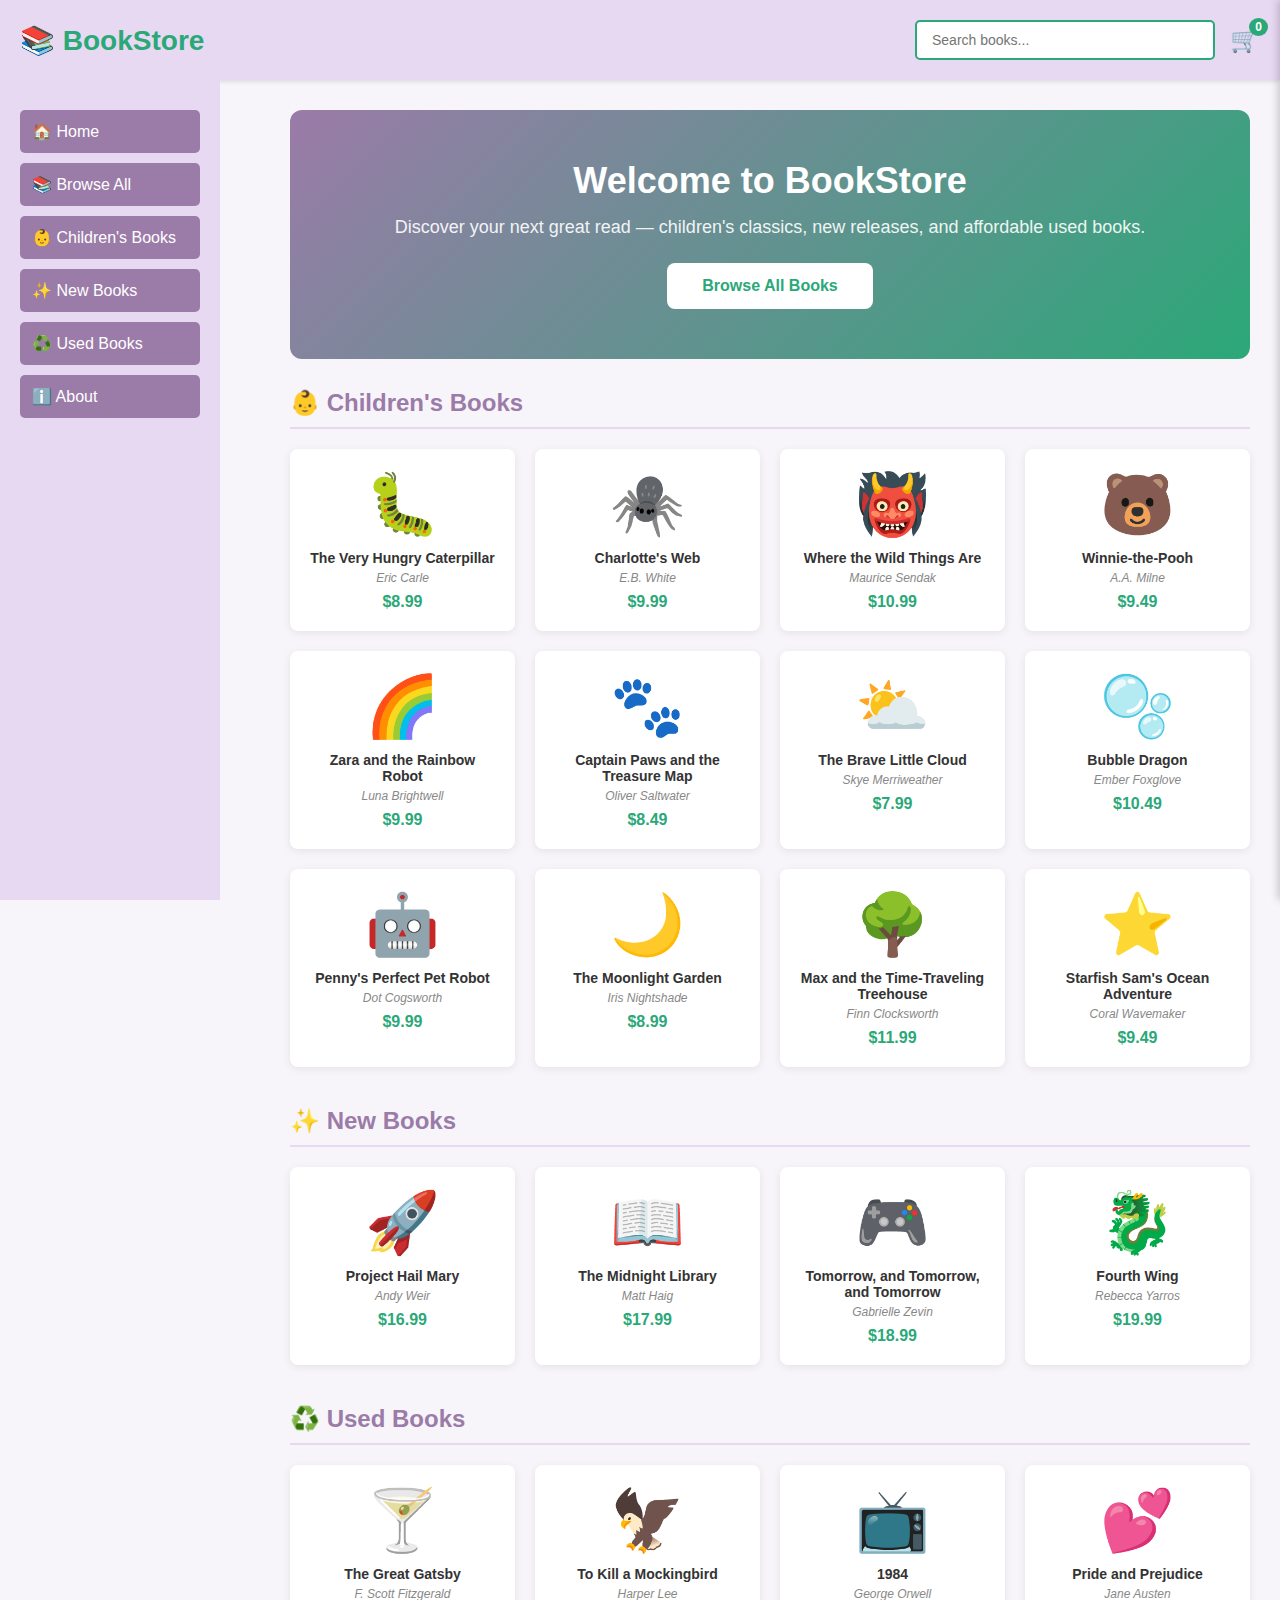
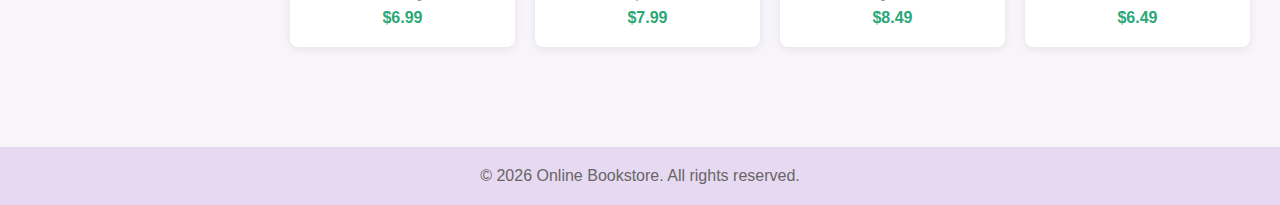
<file: index.html>
<!DOCTYPE html>
<html lang="en">
<head>
    <meta charset="UTF-8">
    <meta name="viewport" content="width=device-width, initial-scale=1.0">
    <title>Online Bookstore - Home</title>
    <style>
        * { margin: 0; padding: 0; box-sizing: border-box; }
        body { font-family: 'Segoe UI', Tahoma, Geneva, Verdana, sans-serif; background-color: #F7F5FA; color: #333; }
        header { background-color: #E8D9F2; padding: 20px; display: flex; justify-content: space-between; align-items: center; box-shadow: 0 2px 4px rgba(0,0,0,0.1); }
        header h1 { color: #2BA878; font-size: 28px; cursor: pointer; }
        .header-right { display: flex; align-items: center; gap: 15px; }
        .search-bar { padding: 10px 15px; width: 300px; border: 2px solid #2BA878; border-radius: 5px; font-size: 14px; }
        .cart-icon { cursor: pointer; font-size: 24px; position: relative; }
        .cart-count { position: absolute; top: -8px; right: -8px; background-color: #2BA878; color: white; border-radius: 50%; padding: 2px 6px; font-size: 12px; font-weight: bold; }
        .sidebar { width: 220px; float: left; background-color: #E8D9F2; padding: 20px; min-height: calc(100vh - 80px); }
        .sidebar a { display: block; margin: 10px 0; padding: 12px; color: white; background-color: #9B7BA8; text-decoration: none; border-radius: 5px; transition: background-color 0.3s; }
        .sidebar a:hover { background-color: #2BA878; }
        .content { margin-left: 260px; padding: 30px; }
        .hero { background: linear-gradient(135deg, #9B7BA8, #2BA878); color: white; border-radius: 12px; padding: 50px 40px; margin-bottom: 30px; text-align: center; }
        .hero h2 { font-size: 36px; margin-bottom: 15px; }
        .hero p { font-size: 18px; margin-bottom: 25px; opacity: 0.9; }
        .hero-btn { padding: 14px 35px; background-color: white; color: #2BA878; border: none; border-radius: 8px; font-size: 16px; font-weight: bold; cursor: pointer; transition: transform 0.2s; }
        .hero-btn:hover { transform: scale(1.05); }
        .section-title { font-size: 24px; color: #9B7BA8; margin-bottom: 20px; border-bottom: 2px solid #E8D9F2; padding-bottom: 10px; }
        .books-grid { display: grid; grid-template-columns: repeat(auto-fill, minmax(200px, 1fr)); gap: 20px; margin-bottom: 40px; }
        .book-card { background: white; border-radius: 8px; padding: 20px; text-align: center; box-shadow: 0 2px 8px rgba(0,0,0,0.08); cursor: pointer; transition: transform 0.2s, box-shadow 0.2s; }
        .book-card:hover { transform: translateY(-4px); box-shadow: 0 6px 16px rgba(0,0,0,0.15); }
        .book-emoji { font-size: 60px; margin-bottom: 10px; }
        .book-title { font-size: 14px; font-weight: 600; color: #333; margin-bottom: 5px; }
        .book-author { font-size: 12px; color: #888; margin-bottom: 8px; font-style: italic; }
        .book-price { font-size: 16px; color: #2BA878; font-weight: bold; }
        .cart-sidebar { position: fixed; top: 0; right: -400px; width: 400px; height: 100vh; background-color: white; box-shadow: -2px 0 8px rgba(0,0,0,0.2); transition: right 0.3s; z-index: 1000; display: flex; flex-direction: column; }
        .cart-sidebar.open { right: 0; }
        .cart-header { background-color: #2BA878; color: white; padding: 20px; display: flex; justify-content: space-between; align-items: center; }
        .cart-close { font-size: 24px; cursor: pointer; background: none; border: none; color: white; }
        .cart-items { flex: 1; overflow-y: auto; padding: 20px; }
        .cart-item { background-color: #F7F5FA; padding: 15px; margin-bottom: 15px; border-radius: 5px; border-left: 4px solid #2BA878; }
        .cart-item-title { font-weight: 600; margin-bottom: 5px; }
        .cart-item-price { color: #2BA878; font-weight: bold; }
        .cart-footer { border-top: 1px solid #E8D9F2; padding: 20px; }
        .cart-total { font-size: 18px; font-weight: bold; margin-bottom: 15px; }
        .checkout-btn { width: 100%; padding: 12px; background-color: #2BA878; color: white; border: none; border-radius: 5px; font-size: 16px; font-weight: bold; cursor: pointer; }
        .checkout-btn:hover { background-color: #1e8a5f; }
        .empty-cart { text-align: center; color: #999; padding: 40px 20px; }
        footer { clear: both; background-color: #E8D9F2; padding: 20px; text-align: center; color: #666; margin-top: 30px; }
    </style>
</head>
<body>
    <header>
        <h1 onclick="window.location.href='index.html'">📚 BookStore</h1>
        <div class="header-right">
            <input type="text" class="search-bar" placeholder="Search books..." id="searchInput" onkeydown="handleSearch(event)">
            <div class="cart-icon" onclick="toggleCart()">
                🛒 <span class="cart-count" id="cartCount">0</span>
            </div>
        </div>
    </header>

    <div class="sidebar">
        <a href="index.html">🏠 Home</a>
        <a href="search-results.html">📚 Browse All</a>
        <a href="search-results.html?category=children">👶 Children's Books</a>
        <a href="search-results.html?category=new">✨ New Books</a>
        <a href="search-results.html?category=used">♻️ Used Books</a>
        <a href="about.html">ℹ️ About</a>
    </div>

    <div class="content">
        <div class="hero">
            <h2>Welcome to BookStore</h2>
            <p>Discover your next great read — children's classics, new releases, and affordable used books.</p>
            <button class="hero-btn" onclick="window.location.href='search-results.html'">Browse All Books</button>
        </div>

        <h2 class="section-title">👶 Children's Books</h2>
        <div class="books-grid" id="childrenGrid"></div>

        <h2 class="section-title">✨ New Books</h2>
        <div class="books-grid" id="newGrid"></div>

        <h2 class="section-title">♻️ Used Books</h2>
        <div class="books-grid" id="usedGrid"></div>
    </div>

    <div class="cart-sidebar" id="cartSidebar">
        <div class="cart-header">
            <h3>Your Cart</h3>
            <button class="cart-close" onclick="toggleCart()">✕</button>
        </div>
        <div class="cart-items" id="cartItemsList"></div>
        <div class="cart-footer">
            <div class="cart-total">Total: $<span id="cartTotal">0.00</span></div>
            <button class="checkout-btn" onclick="proceedToCheckout()">Proceed to Checkout</button>
        </div>
    </div>

    <footer>
        <p>&copy; 2026 Online Bookstore. All rights reserved.</p>
    </footer>

    <script>
        const books = {
            children: [
                { id: 1, title: "The Very Hungry Caterpillar", author: "Eric Carle", price: 8.99, emoji: "🐛", description: "A beloved children's picture book about the transformation of a caterpillar into a butterfly." },
                { id: 2, title: "Charlotte's Web", author: "E.B. White", price: 9.99, emoji: "🕷️", description: "A timeless story of friendship between a pig named Wilbur and a spider named Charlotte." },
                { id: 3, title: "Where the Wild Things Are", author: "Maurice Sendak", price: 10.99, emoji: "👹", description: "A classic tale of a young boy's imaginative adventure to an island of wild creatures." },
                { id: 4, title: "Winnie-the-Pooh", author: "A.A. Milne", price: 9.49, emoji: "🐻", description: "The heartwarming stories of Winnie the Pooh and his friends in the Hundred Acre Wood." },
                { id: 13, title: "Zara and the Rainbow Robot", author: "Luna Brightwell", price: 9.99, emoji: "🌈", description: "A girl named Zara teams up with her colorful robot friend to paint rainbows across a grey sky and bring joy back to their town." },
                { id: 14, title: "Captain Paws and the Treasure Map", author: "Oliver Saltwater", price: 8.49, emoji: "🐾", description: "A brave puppy captain sails the seven seas on a swashbuckling quest to find the legendary Bone Treasure." },
                { id: 15, title: "The Brave Little Cloud", author: "Skye Merriweather", price: 7.99, emoji: "⛅", description: "A timid little cloud overcomes her fears to bring a refreshing rainstorm to a thirsty meadow full of wilting flowers." },
                { id: 16, title: "Bubble Dragon", author: "Ember Foxglove", price: 10.49, emoji: "🫧", description: "Unlike every other dragon, Blaze breathes shimmering bubbles instead of fire — and discovers they might be more magical than any flame." },
                { id: 17, title: "Penny's Perfect Pet Robot", author: "Dot Cogsworth", price: 9.99, emoji: "🤖", description: "When Penny can't have a real pet, she builds the most imaginative robot companion the neighborhood has ever seen." },
                { id: 18, title: "The Moonlight Garden", author: "Iris Nightshade", price: 8.99, emoji: "🌙", description: "Every night, mysterious flowers bloom in Lily's backyard, and she follows a glowing fairy trail to discover their enchanting secret." },
                { id: 19, title: "Max and the Time-Traveling Treehouse", author: "Finn Clocksworth", price: 11.99, emoji: "🌳", description: "Max's backyard treehouse has a secret lever that whisks him to a different moment in history every afternoon after school." },
                { id: 20, title: "Starfish Sam's Ocean Adventure", author: "Coral Wavemaker", price: 9.49, emoji: "⭐", description: "Little starfish Sam explores the deepest, most colorful corners of the ocean on a quest to find where he truly belongs." }
            ],
            new: [
                { id: 5, title: "Project Hail Mary", author: "Andy Weir", price: 16.99, emoji: "🚀", description: "A thrilling science fiction novel about an astronaut on a desperate mission to save Earth." },
                { id: 6, title: "The Midnight Library", author: "Matt Haig", price: 17.99, emoji: "📖", description: "A magical story about a woman who discovers a library that allows her to explore alternate versions of her life." },
                { id: 7, title: "Tomorrow, and Tomorrow, and Tomorrow", author: "Gabrielle Zevin", price: 18.99, emoji: "🎮", description: "An epic novel about friendship, love, and the world of video game design." },
                { id: 8, title: "Fourth Wing", author: "Rebecca Yarros", price: 19.99, emoji: "🐉", description: "An action-packed fantasy novel about a young woman navigating a deadly war college." }
            ],
            used: [
                { id: 9, title: "The Great Gatsby", author: "F. Scott Fitzgerald", price: 6.99, emoji: "🍸", description: "A classic American novel set in the Jazz Age about wealth, love, and the American Dream." },
                { id: 10, title: "To Kill a Mockingbird", author: "Harper Lee", price: 7.99, emoji: "🦅", description: "A Pulitzer Prize-winning novel about racial injustice in the American South." },
                { id: 11, title: "1984", author: "George Orwell", price: 8.49, emoji: "📺", description: "A dystopian novel depicting a totalitarian society under constant surveillance." },
                { id: 12, title: "Pride and Prejudice", author: "Jane Austen", price: 6.49, emoji: "💕", description: "A romantic novel about Elizabeth Bennet and her journey to love and self-discovery." }
            ]
        };

        let cart = JSON.parse(localStorage.getItem('cartItems') || '[]');

        function renderGrid(category, containerId) {
            const grid = document.getElementById(containerId);
            books[category].forEach(book => {
                const card = document.createElement('div');
                card.className = 'book-card';
                card.innerHTML = `
                    <div class="book-emoji">${book.emoji}</div>
                    <div class="book-title">${book.title}</div>
                    <div class="book-author">${book.author}</div>
                    <div class="book-price">$${book.price.toFixed(2)}</div>
                `;
                card.onclick = () => openBook(book.id);
                grid.appendChild(card);
            });
        }

        function openBook(id) {
            localStorage.setItem('selectedBookId', id);
            window.location.href = 'product-detail.html';
        }

        function toggleCart() {
            document.getElementById('cartSidebar').classList.toggle('open');
        }

        function updateCartUI() {
            const count = document.getElementById('cartCount');
            const list = document.getElementById('cartItemsList');
            const total = document.getElementById('cartTotal');

            count.textContent = cart.length;
            list.innerHTML = '';

            if (cart.length === 0) {
                list.innerHTML = '<div class="empty-cart">Your cart is empty.</div>';
                total.textContent = '0.00';
                return;
            }

            let sum = 0;
            cart.forEach((item, i) => {
                sum += item.price;
                const div = document.createElement('div');
                div.className = 'cart-item';
                div.innerHTML = `
                    <div class="cart-item-title">${item.title}</div>
                    <div class="cart-item-price">$${item.price.toFixed(2)}</div>
                    <button onclick="removeFromCart(${i})" style="background:#E8D9F2;padding:5px 10px;border:none;border-radius:3px;cursor:pointer;margin-top:8px;">Remove</button>
                `;
                list.appendChild(div);
            });
            total.textContent = sum.toFixed(2);
        }

        function removeFromCart(index) {
            cart.splice(index, 1);
            localStorage.setItem('cartItems', JSON.stringify(cart));
            updateCartUI();
        }

        function proceedToCheckout() {
            if (cart.length === 0) { alert('Your cart is empty!'); return; }
            localStorage.setItem('cartItems', JSON.stringify(cart));
            window.location.href = 'checkout.html';
        }

        function handleSearch(e) {
            if (e.key === 'Enter') {
                const q = document.getElementById('searchInput').value.trim();
                if (q) {
                    localStorage.setItem('searchQuery', q);
                    window.location.href = 'search-results.html';
                }
            }
        }

        renderGrid('children', 'childrenGrid');
        renderGrid('new', 'newGrid');
        renderGrid('used', 'usedGrid');
        updateCartUI();
    </script>
</body>
</html>
</file>
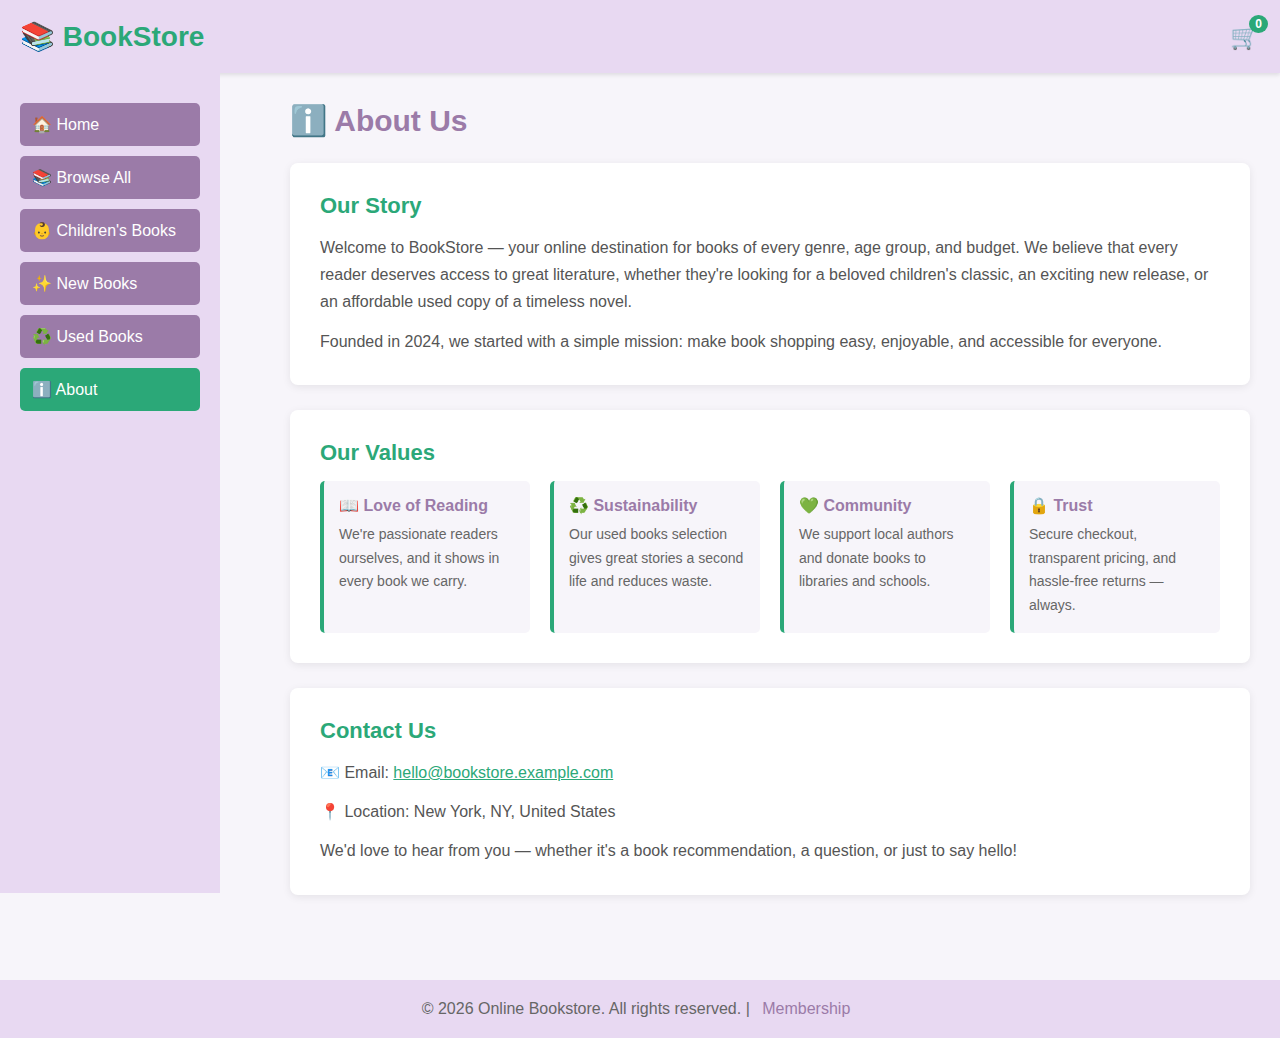
<file: about.html>
<!DOCTYPE html>
<html lang="en">
<head>
    <meta charset="UTF-8">
    <meta name="viewport" content="width=device-width, initial-scale=1.0">
    <title>About Us - Online Bookstore</title>
    <script>
        window['_fs_debug'] = false;
        window['_fs_host'] = 'fullstory.com';
        window['_fs_script'] = 'edge.fullstory.com/s/fs.js';
        window['_fs_org'] = 'o-23A8EH-na1';
        window['_fs_namespace'] = 'FSR';
        !function(m,n,e,t,l,o,g,y){var s,f,a=function(h){
            return!(h in m)||(m.console&&m.console.log&&m.console.log('FullStory namespace conflict. Please set window["_fs_namespace"].'),!1)},p=m[e]=function(){p.q&&p.q.push(arguments)};if(a(e)){m[e]=p,p.q=[],s=n.createElement(t),s.async=!0,s.crossOrigin="anonymous",s.src="https://"+m._fs_script,y=n.getElementsByTagName(t),y=y[y.length-1],y.parentNode.insertBefore(s,y.nextSibling),p.identify=function(n,t,e){p(l,{uid:n},e),t&&p(l,t,e)},p.setUserVars=function(n,e){p(l,n,e)},p.event=function(n,t,e){p("event",{n:n,p:t},e)},p.shutdown=function(){p("rec",!1)},p.restart=function(){p("rec",!0)},p.log=function(n,t){p("log",[n,t])},p.consent=function(n){p("consent",!arguments.length||n)},p.identifyAccount=function(n,t){f="account",t=t||{},t.acctId=n,p(f,t)},p.clearUserCookie=function(){},p.setVars=function(n,t){p("setVars",[n,t])},p._w={},f="XMLHttpRequest",p._w[f]=m[f],f="fetch",p._w[f]=m[f],m[f]&&(m[f]=function(){return p._w[f].apply(this,arguments)}),p._v="1.3.0"}}(window,document,window['_fs_namespace'],"script","user");
    </script>
    <style>
        * { margin: 0; padding: 0; box-sizing: border-box; }
        body { font-family: 'Segoe UI', Tahoma, Geneva, Verdana, sans-serif; background-color: #F7F5FA; color: #333; }
        header { background-color: #E8D9F2; padding: 20px; display: flex; justify-content: space-between; align-items: center; box-shadow: 0 2px 4px rgba(0,0,0,0.1); }
        header h1 { color: #2BA878; font-size: 28px; cursor: pointer; }
        .header-right { display: flex; align-items: center; gap: 15px; }
        .cart-icon { cursor: pointer; font-size: 24px; position: relative; }
        .cart-count { position: absolute; top: -8px; right: -8px; background-color: #2BA878; color: white; border-radius: 50%; padding: 2px 6px; font-size: 12px; font-weight: bold; }
        .sidebar { width: 220px; float: left; background-color: #E8D9F2; padding: 20px; min-height: calc(100vh - 80px); }
        .sidebar a { display: block; margin: 10px 0; padding: 12px; color: white; background-color: #9B7BA8; text-decoration: none; border-radius: 5px; transition: background-color 0.3s; }
        .sidebar a:hover, .sidebar a.active { background-color: #2BA878; }
        .content { margin-left: 260px; padding: 30px; }
        .page-title { font-size: 30px; color: #9B7BA8; margin-bottom: 25px; }
        .card { background: white; border-radius: 8px; padding: 30px; box-shadow: 0 2px 8px rgba(0,0,0,0.08); margin-bottom: 25px; }
        .card h2 { color: #2BA878; font-size: 22px; margin-bottom: 15px; }
        .card p { line-height: 1.7; color: #555; margin-bottom: 12px; }
        .card p:last-child { margin-bottom: 0; }
        .values-grid { display: grid; grid-template-columns: repeat(auto-fill, minmax(200px, 1fr)); gap: 20px; margin-top: 15px; }
        .value-item { background-color: #F7F5FA; border-left: 4px solid #2BA878; padding: 15px; border-radius: 5px; }
        .value-item h3 { color: #9B7BA8; margin-bottom: 8px; font-size: 16px; }
        .value-item p { font-size: 14px; color: #666; margin: 0; }
        footer { clear: both; background-color: #E8D9F2; padding: 20px; text-align: center; color: #666; margin-top: 30px; }
        footer a { color: #9B7BA8; text-decoration: none; margin: 0 8px; }
        footer a:hover { color: #2BA878; }
    </style>
</head>
<body>
    <header>
        <h1 onclick="window.location.href='index.html'">📚 BookStore</h1>
        <div class="header-right">
            <div class="cart-icon" onclick="window.location.href='checkout.html'">
                🛒 <span class="cart-count" id="cartCount">0</span>
            </div>
        </div>
    </header>

    <div class="sidebar">
        <a href="index.html">🏠 Home</a>
        <a href="search-results.html">📚 Browse All</a>
        <a href="search-results.html?category=children">👶 Children's Books</a>
        <a href="search-results.html?category=new">✨ New Books</a>
        <a href="search-results.html?category=used">♻️ Used Books</a>
        <a href="about.html" class="active">ℹ️ About</a>
    </div>

    <div class="content">
        <h1 class="page-title">ℹ️ About Us</h1>

        <div class="card">
            <h2>Our Story</h2>
            <p>Welcome to BookStore — your online destination for books of every genre, age group, and budget. We believe that every reader deserves access to great literature, whether they're looking for a beloved children's classic, an exciting new release, or an affordable used copy of a timeless novel.</p>
            <p>Founded in 2024, we started with a simple mission: make book shopping easy, enjoyable, and accessible for everyone.</p>
        </div>

        <div class="card">
            <h2>Our Values</h2>
            <div class="values-grid">
                <div class="value-item">
                    <h3>📖 Love of Reading</h3>
                    <p>We're passionate readers ourselves, and it shows in every book we carry.</p>
                </div>
                <div class="value-item">
                    <h3>♻️ Sustainability</h3>
                    <p>Our used books selection gives great stories a second life and reduces waste.</p>
                </div>
                <div class="value-item">
                    <h3>💚 Community</h3>
                    <p>We support local authors and donate books to libraries and schools.</p>
                </div>
                <div class="value-item">
                    <h3>🔒 Trust</h3>
                    <p>Secure checkout, transparent pricing, and hassle-free returns — always.</p>
                </div>
            </div>
        </div>

        <div class="card">
            <h2>Contact Us</h2>
            <p>📧 Email: <a href="mailto:hello@bookstore.example.com" style="color:#2BA878">hello@bookstore.example.com</a></p>
            <p>📍 Location: New York, NY, United States</p>
            <p>We'd love to hear from you — whether it's a book recommendation, a question, or just to say hello!</p>
        </div>
    </div>

    <footer>
        <p>&copy; 2026 Online Bookstore. All rights reserved. | <a href="membership.html">Membership</a></p>
    </footer>

    <script>
        const cart = JSON.parse(localStorage.getItem('cartItems') || '[]');
        document.getElementById('cartCount').textContent = cart.length;
    </script>
  <!-- Script start -->
  <script>
  (function (w, d, s) {
      var a = d.getElementsByTagName('head')[0];
      var r = d.createElement('script');
      r.async = 1;
      r.src = s;
      r.setAttribute('id', 'usetifulScript');
      r.dataset.orgId = "o-23A8EH-na1";  // This is your organization ID.
      
      r.dataset.apiHostname = "https://guides.fullstory.com";
      a.appendChild(r);
    })(window, document, "https://guides.fullstory.com/dist/gs.js");</script>
  <!-- Script end -->
</body>
</html>
</file>
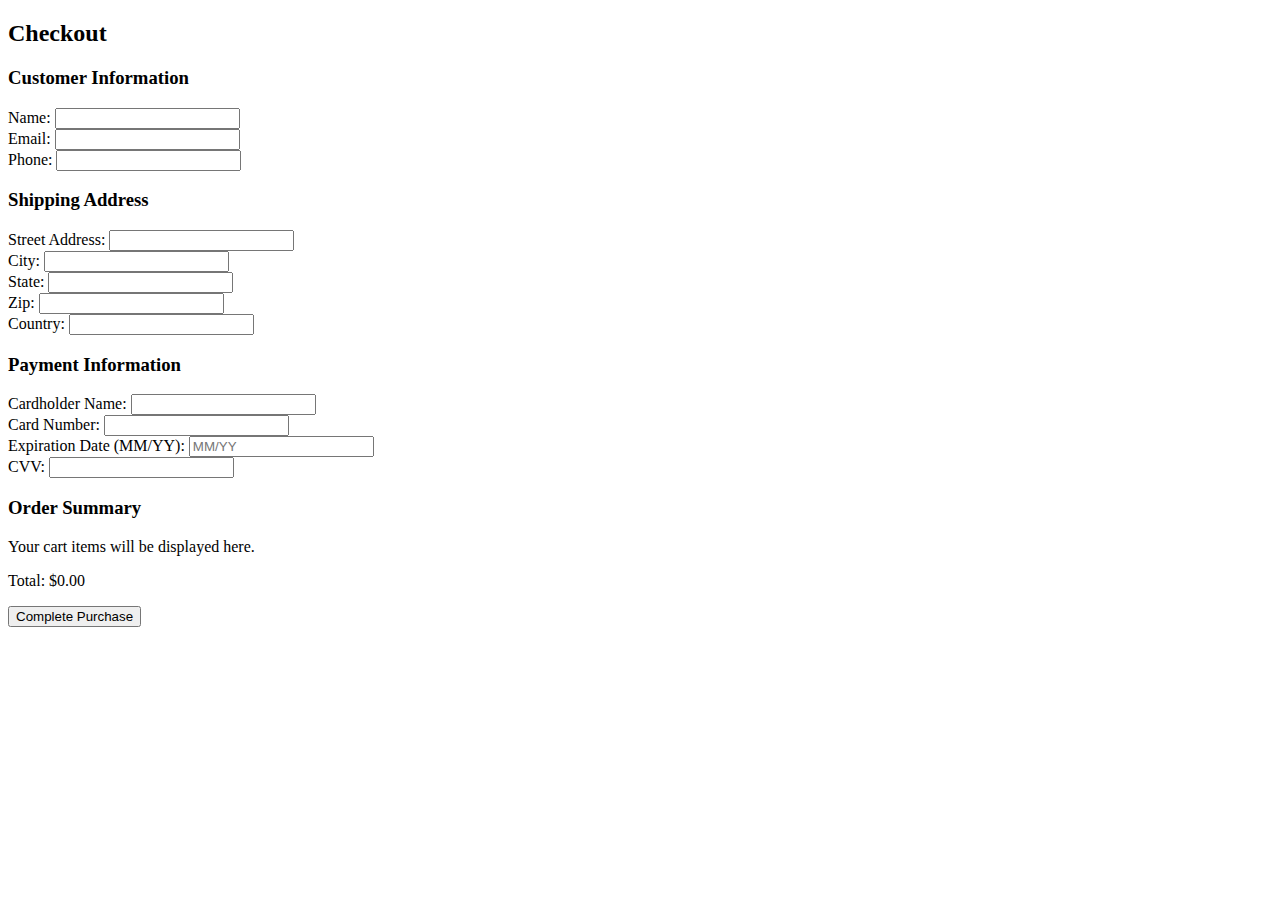
<file: checkout.html>
<!DOCTYPE html>
<html lang="en">
<head>
    <meta charset="UTF-8">
    <meta name="viewport" content="width=device-width, initial-scale=1.0">
    <title>Checkout</title>
    <script>
        function validateForm() {
            let valid = true;
            const email = document.getElementById('email').value;
            const cardNumber = document.getElementById('card-number').value;
            const expiration = document.getElementById('expiration').value;
            const cvv = document.getElementById('cvv').value;

            // Email validation
            const emailPattern = /^[^\s@]+@[^\s@]+\.[^\s@]+$/;
            if (!emailPattern.test(email)) {
                alert('Please enter a valid email address.');
                valid = false;
            }

            // Card number validation
            const cardPattern = /^(?:\d{4}[- ]?){3}\d{4}$/;
            if (!cardPattern.test(cardNumber)) {
                alert('Please enter a valid card number.');
                valid = false;
            }

            // Expiration date validation (MM/YY)
            const expPattern = /^(0[1-9]|1[0-2])\/([0-9]{2})$/;
            if (!expPattern.test(expiration)) {
                alert('Please enter a valid expiration date in MM/YY format.');
                valid = false;
            }

            // CVV validation
            const cvvPattern = /^[0-9]{3,4}$/;
            if (!cvvPattern.test(cvv)) {
                alert('Please enter a valid CVV.');
                valid = false;
            }

            return valid;
        }

        function completePurchase(event) {
            event.preventDefault();
            if (validateForm()) {
                alert('Purchase completed successfully!');
                // Redirect to success page
                window.location.href = 'success.html';
            }
        }
    </script>
</head>
<body>
    <form id="checkout-form" onsubmit="completePurchase(event)">
        <h2>Checkout</h2>
        <section>
            <h3>Customer Information</h3>
            <label for="name">Name:</label>
            <input type="text" id="name" required><br>
            <label for="email">Email:</label>
            <input type="email" id="email" required><br>
            <label for="phone">Phone:</label>
            <input type="tel" id="phone"><br>
        </section>

        <section>
            <h3>Shipping Address</h3>
            <label for="street">Street Address:</label>
            <input type="text" id="street" required><br>
            <label for="city">City:</label>
            <input type="text" id="city" required><br>
            <label for="state">State:</label>
            <input type="text" id="state" required><br>
            <label for="zip">Zip:</label>
            <input type="text" id="zip" required><br>
            <label for="country">Country:</label>
            <input type="text" id="country" required><br>
        </section>

        <section>
            <h3>Payment Information</h3>
            <label for="cardholder-name">Cardholder Name:</label>
            <input type="text" id="cardholder-name" required><br>
            <label for="card-number">Card Number:</label>
            <input type="text" id="card-number" required><br>
            <label for="expiration">Expiration Date (MM/YY):</label>
            <input type="text" id="expiration" placeholder="MM/YY" required><br>
            <label for="cvv">CVV:</label>
            <input type="text" id="cvv" required><br>
        </section>

        <section>
            <h3>Order Summary</h3>
            <div id="order-summary">
                <p>Your cart items will be displayed here.</p>
                <p>Total: $0.00</p>
            </div>
        </section>

        <button type="submit">Complete Purchase</button>
    </form>
</body>
</html>
</file>
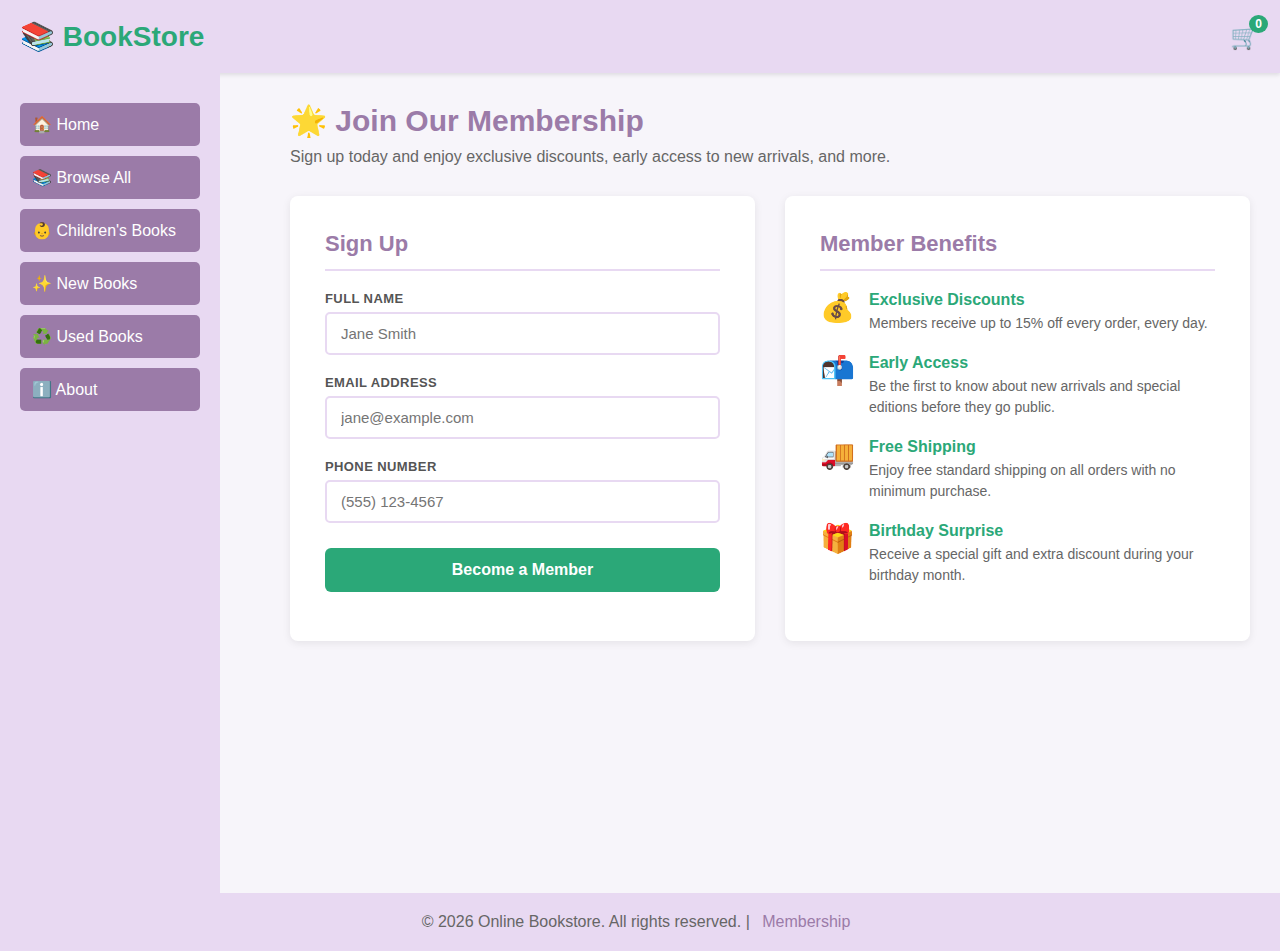
<file: membership.html>
<!DOCTYPE html>
<html lang="en">
<head>
    <meta charset="UTF-8">
    <meta name="viewport" content="width=device-width, initial-scale=1.0">
    <title>Membership - Online Bookstore</title>
    <script>
window['_fs_host'] = 'fullstory.com';
window['_fs_script'] = 'edge.fullstory.com/s/fs.js';
window['_fs_org'] = 'o-23A8EH-na1';
window['_fs_namespace'] = 'FS';
!function(m,n,e,t,l,o,g,y){var s,f,a=function(h){
return!(h in m)||(m.console&&m.console.log&&m.console.log('FullStory namespace conflict. Please set window["_fs_namespace"].'),!1)}(e)
;function p(b){var h,d=[];function j(){h&&(d.forEach((function(b){var d;try{d=b[h[0]]&&b[h[0]](h[1])}catch(h){return void(b[3]&&b[3](h))}
d&&d.then?d.then(b[2],b[3]):b[2]&&b[2](d)})),d.length=0)}function r(b){return function(d){h||(h=[b,d],j())}}return b(r(0),r(1)),{
then:function(b,h){return p((function(r,i){d.push([b,h,r,i]),j()}))}}}a&&(g=m[e]=function(){var b=function(b,d,j,r){function i(i,c){
h(b,d,j,i,c,r)}r=r||2;var c,u=/Async$/;return u.test(b)?(b=b.replace(u,""),"function"==typeof Promise?new Promise(i):p(i)):h(b,d,j,c,c,r)}
;function h(h,d,j,r,i,c){return b._api?b._api(h,d,j,r,i,c):(b.q&&b.q.push([h,d,j,r,i,c]),null)}return b.q=[],b}(),y=function(b){function h(h){
"function"==typeof h[4]&&h[4](new Error(b))}var d=g.q;if(d){for(var j=0;j<d.length;j++)h(d[j]);d.length=0,d.push=h}},function(){
(o=n.createElement(t)).async=!0,o.crossOrigin="anonymous",o.src="https://"+l,o.onerror=function(){y("Error loading "+l)}
;var b=n.getElementsByTagName(t)[0];b&&b.parentNode?b.parentNode.insertBefore(o,b):n.head.appendChild(o)}(),function(){function b(){}
function h(b,h,d){g(b,h,d,1)}function d(b,d,j){h("setProperties",{type:b,properties:d},j)}function j(b,h){d("user",b,h)}function r(b,h,d){j({
uid:b},d),h&&j(h,d)}g.identify=r,g.setUserVars=j,g.identifyAccount=b,g.clearUserCookie=b,g.setVars=d,g.event=function(b,d,j){h("trackEvent",{
name:b,properties:d},j)},g.anonymize=function(){r(!1)},g.shutdown=function(){h("shutdown")},g.restart=function(){h("restart")},
g.log=function(b,d){h("log",{level:b,msg:d})},g.consent=function(b){h("setIdentity",{consent:!arguments.length||b})}}(),s="fetch",
f="XMLHttpRequest",g._w={},g._w[f]=m[f],g._w[s]=m[s],m[s]&&(m[s]=function(){return g._w[s].apply(this,arguments)}),g._v="2.0.0")
}(window,document,window._fs_namespace,"script",window._fs_script);
</script>
    <style>
        * { margin: 0; padding: 0; box-sizing: border-box; }
        body { font-family: 'Segoe UI', Tahoma, Geneva, Verdana, sans-serif; background-color: #F7F5FA; color: #333; }
        header { background-color: #E8D9F2; padding: 20px; display: flex; justify-content: space-between; align-items: center; box-shadow: 0 2px 4px rgba(0,0,0,0.1); }
        header h1 { color: #2BA878; font-size: 28px; cursor: pointer; }
        .header-right { display: flex; align-items: center; gap: 15px; }
        .cart-icon { cursor: pointer; font-size: 24px; position: relative; }
        .cart-count { position: absolute; top: -8px; right: -8px; background-color: #2BA878; color: white; border-radius: 50%; padding: 2px 6px; font-size: 12px; font-weight: bold; }
        .sidebar { width: 220px; float: left; background-color: #E8D9F2; padding: 20px; min-height: calc(100vh - 80px); }
        .sidebar a { display: block; margin: 10px 0; padding: 12px; color: white; background-color: #9B7BA8; text-decoration: none; border-radius: 5px; transition: background-color 0.3s; }
        .sidebar a:hover { background-color: #2BA878; }
        .content { margin-left: 260px; padding: 30px; }
        .page-title { font-size: 30px; color: #9B7BA8; margin-bottom: 10px; }
        .page-subtitle { font-size: 16px; color: #666; margin-bottom: 30px; }
        .membership-container { display: grid; grid-template-columns: 1fr 1fr; gap: 30px; max-width: 960px; }
        .form-card { background: white; border-radius: 8px; padding: 35px; box-shadow: 0 2px 8px rgba(0,0,0,0.08); }
        .form-card h2 { color: #9B7BA8; font-size: 22px; margin-bottom: 20px; padding-bottom: 12px; border-bottom: 2px solid #E8D9F2; }
        .form-group { margin-bottom: 20px; }
        .form-group label { display: block; font-size: 13px; font-weight: 600; color: #555; margin-bottom: 6px; text-transform: uppercase; letter-spacing: 0.4px; }
        .form-group input { width: 100%; padding: 11px 14px; border: 2px solid #E8D9F2; border-radius: 5px; font-size: 15px; transition: border-color 0.2s; outline: none; }
        .form-group input:focus { border-color: #9B7BA8; }
        .form-group input.error { border-color: #e53e3e; }
        .error-msg { font-size: 12px; color: #e53e3e; margin-top: 4px; display: none; }
        .error-msg.visible { display: block; }
        .submit-btn { width: 100%; padding: 13px; background-color: #2BA878; color: white; border: none; border-radius: 6px; font-size: 16px; font-weight: bold; cursor: pointer; transition: background-color 0.2s, transform 0.1s; margin-top: 5px; }
        .submit-btn:hover { background-color: #1e8a5f; }
        .submit-btn:active { transform: scale(0.99); }
        .benefits-card { background: white; border-radius: 8px; padding: 35px; box-shadow: 0 2px 8px rgba(0,0,0,0.08); }
        .benefits-card h2 { color: #9B7BA8; font-size: 22px; margin-bottom: 20px; padding-bottom: 12px; border-bottom: 2px solid #E8D9F2; }
        .benefit-item { display: flex; align-items: flex-start; gap: 14px; margin-bottom: 20px; }
        .benefit-icon { font-size: 28px; flex-shrink: 0; }
        .benefit-text h3 { color: #2BA878; font-size: 16px; margin-bottom: 4px; }
        .benefit-text p { font-size: 14px; color: #666; line-height: 1.5; }
        .success-banner { display: none; background: linear-gradient(135deg, #9B7BA8, #2BA878); color: white; border-radius: 8px; padding: 30px; text-align: center; max-width: 960px; }
        .success-banner.visible { display: block; }
        .success-banner h2 { font-size: 26px; margin-bottom: 10px; }
        .success-banner p { font-size: 16px; opacity: 0.9; margin-bottom: 20px; }
        .success-banner a { display: inline-block; padding: 11px 28px; background-color: white; color: #2BA878; border-radius: 6px; font-weight: bold; text-decoration: none; font-size: 15px; }
        footer { clear: both; background-color: #E8D9F2; padding: 20px; text-align: center; color: #666; margin-top: 40px; }
        footer a { color: #9B7BA8; text-decoration: none; margin: 0 8px; }
        footer a:hover { color: #2BA878; }
        @media (max-width: 800px) {
            .membership-container { grid-template-columns: 1fr; }
            .sidebar { display: none; }
            .content { margin-left: 0; }
        }
    </style>
</head>
<body>
    <header>
        <h1 onclick="window.location.href='index.html'">📚 BookStore</h1>
        <div class="header-right">
            <div class="cart-icon" onclick="window.location.href='checkout.html'">
                🛒 <span class="cart-count" id="cartCount">0</span>
            </div>
        </div>
    </header>

    <div class="sidebar">
        <a href="index.html">🏠 Home</a>
        <a href="search-results.html">📚 Browse All</a>
        <a href="search-results.html?category=children">👶 Children's Books</a>
        <a href="search-results.html?category=new">✨ New Books</a>
        <a href="search-results.html?category=used">♻️ Used Books</a>
        <a href="about.html">ℹ️ About</a>
    </div>

    <div class="content">
        <h1 class="page-title">🌟 Join Our Membership</h1>
        <p class="page-subtitle">Sign up today and enjoy exclusive discounts, early access to new arrivals, and more.</p>

        <div class="membership-container" id="membershipContainer">
            <div class="form-card">
                <h2>Sign Up</h2>
                <form id="membershipForm" onsubmit="handleSubmit(event)" novalidate>
                    <div class="form-group">
                        <label for="fullName">Full Name</label>
                        <input type="text" id="fullName" name="fullName" placeholder="Jane Smith" autocomplete="name">
                        <div class="error-msg" id="nameError">Please enter your full name.</div>
                    </div>
                    <div class="form-group">
                        <label for="email">Email Address</label>
                        <input type="email" id="email" name="email" placeholder="jane@example.com" autocomplete="email">
                        <div class="error-msg" id="emailError">Please enter a valid email address.</div>
                    </div>
                    <div class="form-group">
                        <label for="phone">Phone Number</label>
                        <input type="tel" id="phone" name="phone" placeholder="(555) 123-4567" autocomplete="tel">
                        <div class="error-msg" id="phoneError">Please enter a valid phone number.</div>
                    </div>
                    <button type="submit" class="submit-btn">Become a Member</button>
                </form>
            </div>

            <div class="benefits-card">
                <h2>Member Benefits</h2>
                <div class="benefit-item">
                    <div class="benefit-icon">💰</div>
                    <div class="benefit-text">
                        <h3>Exclusive Discounts</h3>
                        <p>Members receive up to 15% off every order, every day.</p>
                    </div>
                </div>
                <div class="benefit-item">
                    <div class="benefit-icon">📬</div>
                    <div class="benefit-text">
                        <h3>Early Access</h3>
                        <p>Be the first to know about new arrivals and special editions before they go public.</p>
                    </div>
                </div>
                <div class="benefit-item">
                    <div class="benefit-icon">🚚</div>
                    <div class="benefit-text">
                        <h3>Free Shipping</h3>
                        <p>Enjoy free standard shipping on all orders with no minimum purchase.</p>
                    </div>
                </div>
                <div class="benefit-item">
                    <div class="benefit-icon">🎁</div>
                    <div class="benefit-text">
                        <h3>Birthday Surprise</h3>
                        <p>Receive a special gift and extra discount during your birthday month.</p>
                    </div>
                </div>
            </div>
        </div>

        <div class="success-banner" id="successBanner">
            <h2>🎉 Welcome to the BookStore Family!</h2>
            <p>You're now a member. Look out for exclusive deals and updates in your inbox.</p>
            <a href="index.html">Start Shopping</a>
        </div>
    </div>

    <footer>
        <p>&copy; 2026 Online Bookstore. All rights reserved. | <a href="membership.html">Membership</a></p>
    </footer>

    <script>
        const cart = JSON.parse(localStorage.getItem('cartItems') || '[]');
        document.getElementById('cartCount').textContent = cart.length;

        function handleSubmit(e) {
            e.preventDefault();
            let valid = true;

            const name = document.getElementById('fullName');
            const email = document.getElementById('email');
            const phone = document.getElementById('phone');

            // Validate name
            if (!name.value.trim()) {
                name.classList.add('error');
                document.getElementById('nameError').classList.add('visible');
                valid = false;
            } else {
                name.classList.remove('error');
                document.getElementById('nameError').classList.remove('visible');
            }

            // Validate email
            const emailPattern = /^[^\s@]+@[a-zA-Z0-9]([a-zA-Z0-9-]*[a-zA-Z0-9])?(\.[a-zA-Z0-9]([a-zA-Z0-9-]*[a-zA-Z0-9])?)*\.[a-zA-Z]{2,}$/;
            if (!emailPattern.test(email.value.trim())) {
                email.classList.add('error');
                document.getElementById('emailError').classList.add('visible');
                valid = false;
            } else {
                email.classList.remove('error');
                document.getElementById('emailError').classList.remove('visible');
            }

            // Validate phone (allow digits, spaces, dashes, parentheses, plus; min 7 digits)
            const digits = phone.value.replace(/\D/g, '');
            if (digits.length < 7) {
                phone.classList.add('error');
                document.getElementById('phoneError').classList.add('visible');
                valid = false;
            } else {
                phone.classList.remove('error');
                document.getElementById('phoneError').classList.remove('visible');
            }

            if (valid) {
                document.getElementById('membershipContainer').style.display = 'none';
                document.getElementById('successBanner').classList.add('visible');
            }
        }
    </script>
  <!-- Script start
<script>
(function (w, d, s) {
  var a = d.getElementsByTagName('head')[0];
  var r = d.createElement('script');
  r.async = 1;
  r.src = s;
  r.setAttribute('id', 'usetifulScript');
  r.dataset.orgId = "o-23A8EH-na1";
  r.dataset.apiHostname = "https://guides.fullstory.com";
  a.appendChild(r);
})(window, document, "https://guides.fullstory.com/dist/gs.js");
</script>
Script end -->
</body>
</html>
</file>
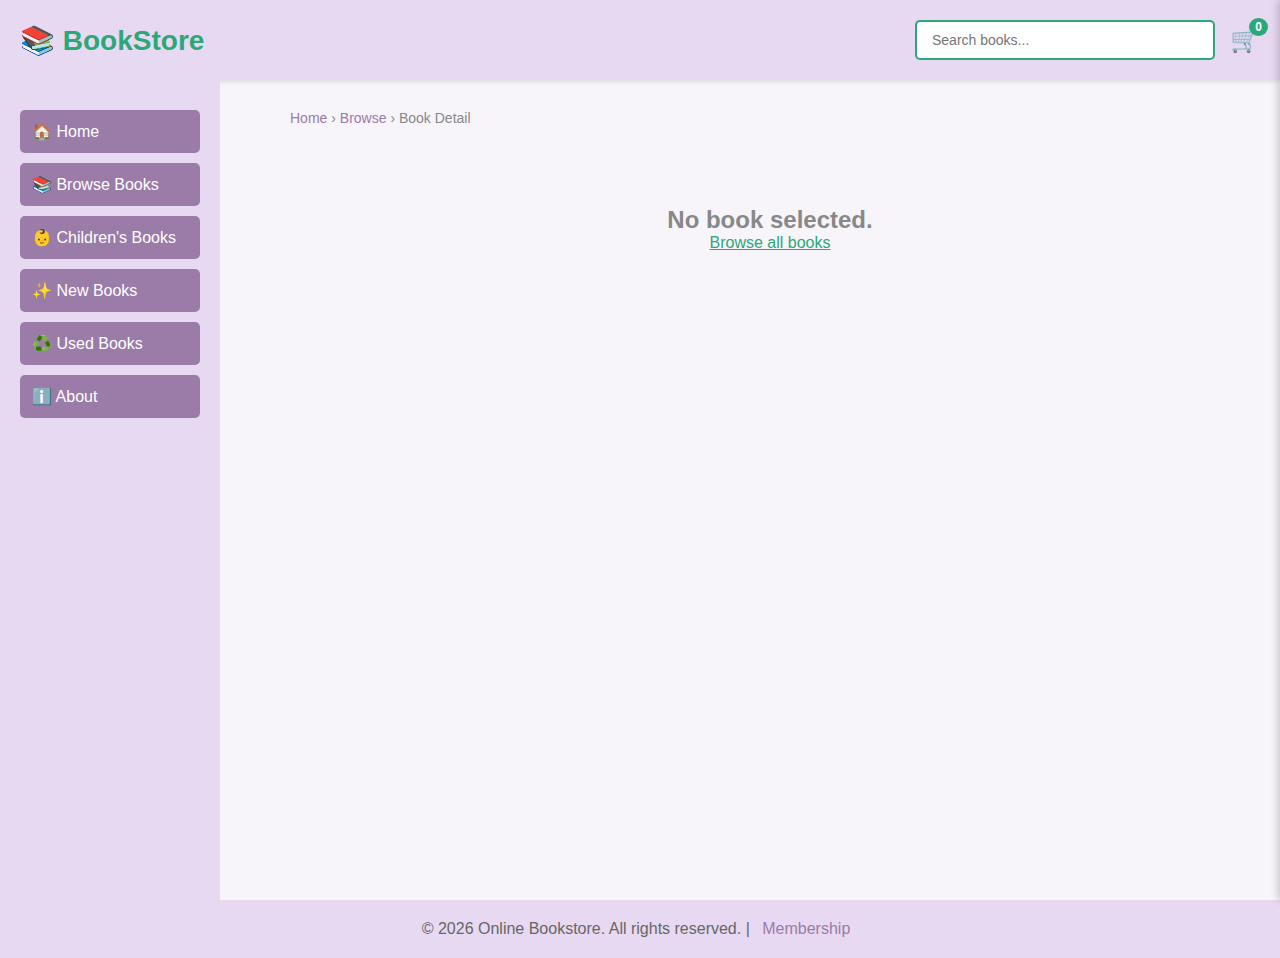
<file: product-detail.html>
<!DOCTYPE html>
<html lang="en">
<head>
    <meta charset="UTF-8">
    <meta name="viewport" content="width=device-width, initial-scale=1.0">
    <title>Product Detail - Online Bookstore</title>
    <script>
        window['_fs_debug'] = false;
        window['_fs_host'] = 'fullstory.com';
        window['_fs_script'] = 'edge.fullstory.com/s/fs.js';
        window['_fs_org'] = 'o-23A8EH-na1';
        window['_fs_namespace'] = 'FS';
        !function(m,n,e,t,l,o,g,y){var s,f,a=function(h){
            return!(h in m)||(m.console&&m.console.log&&m.console.log('FullStory namespace conflict. Please set window["_fs_namespace"].'),!1)},p=m[e]=function(){p.q&&p.q.push(arguments)};if(a(e)){m[e]=p,p.q=[],s=n.createElement(t),s.async=!0,s.crossOrigin="anonymous",s.src="https://"+m._fs_script,y=n.getElementsByTagName(t),y=y[y.length-1],y.parentNode.insertBefore(s,y.nextSibling),p.identify=function(n,t,e){p(l,{uid:n},e),t&&p(l,t,e)},p.setUserVars=function(n,e){p(l,n,e)},p.event=function(n,t,e){p("event",{n:n,p:t},e)},p.shutdown=function(){p("rec",!1)},p.restart=function(){p("rec",!0)},p.log=function(n,t){p("log",[n,t])},p.consent=function(n){p("consent",!arguments.length||n)},p.identifyAccount=function(n,t){f="account",t=t||{},t.acctId=n,p(f,t)},p.clearUserCookie=function(){},p.setVars=function(n,t){p("setVars",[n,t])},p._w={},f="XMLHttpRequest",p._w[f]=m[f],f="fetch",p._w[f]=m[f],m[f]&&(m[f]=function(){return p._w[f].apply(this,arguments)}),p._v="1.3.0"}}(window,document,window['_fs_namespace'],"script","user");
    </script>
    <style>
        * { margin: 0; padding: 0; box-sizing: border-box; }
        body { font-family: 'Segoe UI', Tahoma, Geneva, Verdana, sans-serif; background-color: #F7F5FA; color: #333; }
        header { background-color: #E8D9F2; padding: 20px; display: flex; justify-content: space-between; align-items: center; box-shadow: 0 2px 4px rgba(0,0,0,0.1); }
        header h1 { color: #2BA878; font-size: 28px; cursor: pointer; }
        .header-right { display: flex; align-items: center; gap: 15px; }
        .search-bar { padding: 10px 15px; width: 300px; border: 2px solid #2BA878; border-radius: 5px; font-size: 14px; }
        .cart-icon { cursor: pointer; font-size: 24px; position: relative; }
        .cart-count { position: absolute; top: -8px; right: -8px; background-color: #2BA878; color: white; border-radius: 50%; padding: 2px 6px; font-size: 12px; font-weight: bold; }
        .sidebar { width: 220px; float: left; background-color: #E8D9F2; padding: 20px; min-height: calc(100vh - 80px); }
        .sidebar a { display: block; margin: 10px 0; padding: 12px; color: white; background-color: #9B7BA8; text-decoration: none; border-radius: 5px; transition: background-color 0.3s; }
        .sidebar a:hover { background-color: #2BA878; }
        .content { margin-left: 260px; padding: 30px; }
        .breadcrumb { margin-bottom: 20px; font-size: 14px; color: #888; }
        .breadcrumb a { color: #9B7BA8; text-decoration: none; }
        .breadcrumb a:hover { text-decoration: underline; }
        .product-container { background: white; border-radius: 8px; padding: 30px; box-shadow: 0 2px 8px rgba(0,0,0,0.1); display: flex; gap: 40px; }
        .product-image { flex: 1; background-color: #E8D9F2; border-radius: 8px; padding: 40px; display: flex; align-items: center; justify-content: center; font-size: 120px; min-height: 300px; }
        .product-details { flex: 1; }
        .product-details h1 { color: #2BA878; font-size: 28px; margin-bottom: 10px; }
        .product-author { font-size: 18px; color: #666; margin-bottom: 8px; font-style: italic; }
        .product-category { display: inline-block; font-size: 12px; padding: 4px 10px; border-radius: 10px; background-color: #E8D9F2; color: #9B7BA8; font-weight: 600; margin-bottom: 15px; }
        .product-price { font-size: 32px; color: #2BA878; font-weight: bold; margin-bottom: 20px; }
        .product-description { font-size: 16px; line-height: 1.7; color: #555; margin-bottom: 30px; }
        .add-to-cart-btn { padding: 15px 40px; background-color: #2BA878; color: white; border: none; border-radius: 5px; font-size: 18px; font-weight: bold; cursor: pointer; transition: background-color 0.3s; }
        .add-to-cart-btn:hover { background-color: #1e8a5f; }
        .added-msg { display: none; color: #2BA878; font-weight: bold; margin-top: 15px; font-size: 16px; }
        .not-found { text-align: center; padding: 60px; color: #888; }
        .not-found a { color: #2BA878; }
        .cart-sidebar { position: fixed; top: 0; right: -400px; width: 400px; height: 100vh; background-color: white; box-shadow: -2px 0 8px rgba(0,0,0,0.2); transition: right 0.3s; z-index: 1000; display: flex; flex-direction: column; }
        .cart-sidebar.open { right: 0; }
        .cart-header { background-color: #2BA878; color: white; padding: 20px; display: flex; justify-content: space-between; align-items: center; }
        .cart-close { font-size: 24px; cursor: pointer; background: none; border: none; color: white; }
        .cart-items { flex: 1; overflow-y: auto; padding: 20px; }
        .cart-item { background-color: #F7F5FA; padding: 15px; margin-bottom: 15px; border-radius: 5px; border-left: 4px solid #2BA878; }
        .cart-item-title { font-weight: 600; margin-bottom: 5px; }
        .cart-item-price { color: #2BA878; font-weight: bold; }
        .cart-footer { border-top: 1px solid #E8D9F2; padding: 20px; }
        .cart-total { font-size: 18px; font-weight: bold; margin-bottom: 15px; }
        .checkout-btn { width: 100%; padding: 12px; background-color: #2BA878; color: white; border: none; border-radius: 5px; font-size: 16px; font-weight: bold; cursor: pointer; }
        .checkout-btn:hover { background-color: #1e8a5f; }
        .empty-cart { text-align: center; color: #999; padding: 40px 20px; }
        footer { clear: both; background-color: #E8D9F2; padding: 20px; text-align: center; color: #666; margin-top: 30px; }
        footer a { color: #9B7BA8; text-decoration: none; margin: 0 8px; }
        footer a:hover { color: #2BA878; }
    </style>
</head>
<body>
    <header>
        <h1 onclick="window.location.href='index.html'">📚 BookStore</h1>
        <div class="header-right">
            <input type="text" class="search-bar" placeholder="Search books..." id="searchInput" onkeydown="handleSearch(event)">
            <div class="cart-icon" onclick="toggleCart()">
                🛒 <span class="cart-count" id="cartCount">0</span>
            </div>
        </div>
    </header>

    <div class="sidebar">
        <a href="index.html">🏠 Home</a>
        <a href="search-results.html">📚 Browse Books</a>
        <a href="search-results.html?category=children">👶 Children's Books</a>
        <a href="search-results.html?category=new">✨ New Books</a>
        <a href="search-results.html?category=used">♻️ Used Books</a>
        <a href="about.html">ℹ️ About</a>
    </div>

    <div class="content">
        <div class="breadcrumb">
            <a href="index.html">Home</a> &rsaquo; <a href="search-results.html">Browse</a> &rsaquo; <span id="breadcrumbTitle">Book Detail</span>
        </div>
        <div id="productContainer"></div>
    </div>

    <div class="cart-sidebar" id="cartSidebar">
        <div class="cart-header">
            <h3>Your Cart</h3>
            <button class="cart-close" onclick="toggleCart()">✕</button>
        </div>
        <div class="cart-items" id="cartItemsList"></div>
        <div class="cart-footer">
            <div class="cart-total">Total: $<span id="cartTotal">0.00</span></div>
            <button class="checkout-btn" onclick="proceedToCheckout()">Proceed to Checkout</button>
        </div>
    </div>

    <footer>
        <p>&copy; 2026 Online Bookstore. All rights reserved. | <a href="membership.html">Membership</a></p>
    </footer>

    <script>
        const books = {
            children: [
                { id: 1, title: "The Very Hungry Caterpillar", author: "Eric Carle", price: 8.99, emoji: "🐛", description: "A beloved children's picture book about the transformation of a caterpillar into a butterfly." },
                { id: 2, title: "Charlotte's Web", author: "E.B. White", price: 9.99, emoji: "🕷️", description: "A timeless story of friendship between a pig named Wilbur and a spider named Charlotte." },
                { id: 3, title: "Where the Wild Things Are", author: "Maurice Sendak", price: 10.99, emoji: "👹", description: "A classic tale of a young boy's imaginative adventure to an island of wild creatures." },
                { id: 4, title: "Winnie-the-Pooh", author: "A.A. Milne", price: 9.49, emoji: "🐻", description: "The heartwarming stories of Winnie the Pooh and his friends in the Hundred Acre Wood." },
                { id: 13, title: "Zara and the Rainbow Robot", author: "Luna Brightwell", price: 9.99, emoji: "🌈", description: "A girl named Zara teams up with her colorful robot friend to paint rainbows across a grey sky and bring joy back to their town." },
                { id: 14, title: "Captain Paws and the Treasure Map", author: "Oliver Saltwater", price: 8.49, emoji: "🐾", description: "A brave puppy captain sails the seven seas on a swashbuckling quest to find the legendary Bone Treasure." },
                { id: 15, title: "The Brave Little Cloud", author: "Skye Merriweather", price: 7.99, emoji: "⛅", description: "A timid little cloud overcomes her fears to bring a refreshing rainstorm to a thirsty meadow full of wilting flowers." },
                { id: 16, title: "Bubble Dragon", author: "Ember Foxglove", price: 10.49, emoji: "🫧", description: "Unlike every other dragon, Blaze breathes shimmering bubbles instead of fire — and discovers they might be more magical than any flame." },
                { id: 17, title: "Penny's Perfect Pet Robot", author: "Dot Cogsworth", price: 9.99, emoji: "🤖", description: "When Penny can't have a real pet, she builds the most imaginative robot companion the neighborhood has ever seen." },
                { id: 18, title: "The Moonlight Garden", author: "Iris Nightshade", price: 8.99, emoji: "🌙", description: "Every night, mysterious flowers bloom in Lily's backyard, and she follows a glowing fairy trail to discover their enchanting secret." },
                { id: 19, title: "Max and the Time-Traveling Treehouse", author: "Finn Clocksworth", price: 11.99, emoji: "🌳", description: "Max's backyard treehouse has a secret lever that whisks him to a different moment in history every afternoon after school." },
                { id: 20, title: "Starfish Sam's Ocean Adventure", author: "Coral Wavemaker", price: 9.49, emoji: "⭐", description: "Little starfish Sam explores the deepest, most colorful corners of the ocean on a quest to find where he truly belongs." }
            ],
            new: [
                { id: 5, title: "Project Hail Mary", author: "Andy Weir", price: 16.99, emoji: "🚀", description: "A thrilling science fiction novel about an astronaut on a desperate mission to save Earth." },
                { id: 6, title: "The Midnight Library", author: "Matt Haig", price: 17.99, emoji: "📖", description: "A magical story about a woman who discovers a library that allows her to explore alternate versions of her life." },
                { id: 7, title: "Tomorrow, and Tomorrow, and Tomorrow", author: "Gabrielle Zevin", price: 18.99, emoji: "🎮", description: "An epic novel about friendship, love, and the world of video game design." },
                { id: 8, title: "Fourth Wing", author: "Rebecca Yarros", price: 19.99, emoji: "🐉", description: "An action-packed fantasy novel about a young woman navigating a deadly war college." }
            ],
            used: [
                { id: 9, title: "The Great Gatsby", author: "F. Scott Fitzgerald", price: 6.99, emoji: "🍸", description: "A classic American novel set in the Jazz Age about wealth, love, and the American Dream." },
                { id: 10, title: "To Kill a Mockingbird", author: "Harper Lee", price: 7.99, emoji: "🦅", description: "A Pulitzer Prize-winning novel about racial injustice in the American South." },
                { id: 11, title: "1984", author: "George Orwell", price: 8.49, emoji: "📺", description: "A dystopian novel depicting a totalitarian society under constant surveillance." },
                { id: 12, title: "Pride and Prejudice", author: "Jane Austen", price: 6.49, emoji: "💕", description: "A romantic novel about Elizabeth Bennet and her journey to love and self-discovery." }
            ]
        };

        let cart = JSON.parse(localStorage.getItem('cartItems') || '[]');
        let currentBook = null;

        function getAllBooks() {
            return [
                ...books.children.map(b => ({...b, category: 'children'})),
                ...books.new.map(b => ({...b, category: 'new'})),
                ...books.used.map(b => ({...b, category: 'used'}))
            ];
        }

        function getCategoryLabel(cat) {
            return { children: "Children's Book", new: 'New Book', used: 'Used Book' }[cat] || cat;
        }

        function loadProductDetail() {
            const bookId = parseInt(localStorage.getItem('selectedBookId'));
            const container = document.getElementById('productContainer');

            if (!bookId) {
                container.innerHTML = '<div class="not-found"><h2>No book selected.</h2><p><a href="search-results.html">Browse all books</a></p></div>';
                return;
            }

            const book = getAllBooks().find(b => b.id === bookId);

            if (!book) {
                container.innerHTML = '<div class="not-found"><h2>Book not found.</h2><p><a href="search-results.html">Browse all books</a></p></div>';
                return;
            }

            currentBook = book;
            document.getElementById('breadcrumbTitle').textContent = book.title;

            container.innerHTML = `
                <div class="product-container">
                    <div class="product-image">${book.emoji}</div>
                    <div class="product-details">
                        <h1>${book.title}</h1>
                        <div class="product-author">by ${book.author}</div>
                        <div class="product-category">${getCategoryLabel(book.category)}</div>
                        <div class="product-price">$${book.price.toFixed(2)}</div>
                        <div class="product-description">${book.description}</div>
                        <button class="add-to-cart-btn" onclick="addCurrentBookToCart()">Add to Cart</button>
                        <div class="added-msg" id="addedMsg">✅ Added to cart!</div>
                    </div>
                </div>
            `;
        }

        function addCurrentBookToCart() {
            if (!currentBook) return;
            cart.push(currentBook);
            localStorage.setItem('cartItems', JSON.stringify(cart));
            updateCartUI();
            const msg = document.getElementById('addedMsg');
            if (msg) { msg.style.display = 'block'; setTimeout(() => { msg.style.display = 'none'; }, 2000); }
            toggleCart();
        }

        function toggleCart() {
            document.getElementById('cartSidebar').classList.toggle('open');
        }

        function updateCartUI() {
            const count = document.getElementById('cartCount');
            const list = document.getElementById('cartItemsList');
            const total = document.getElementById('cartTotal');
            count.textContent = cart.length;
            list.innerHTML = '';
            if (cart.length === 0) {
                list.innerHTML = '<div class="empty-cart">Your cart is empty.</div>';
                total.textContent = '0.00';
                return;
            }
            let sum = 0;
            cart.forEach((item, i) => {
                sum += item.price;
                const div = document.createElement('div');
                div.className = 'cart-item';
                div.innerHTML = `
                    <div class="cart-item-title">${item.title}</div>
                    <div class="cart-item-price">$${item.price.toFixed(2)}</div>
                    <button onclick="removeFromCart(${i})" style="background:#E8D9F2;padding:5px 10px;border:none;border-radius:3px;cursor:pointer;margin-top:8px;">Remove</button>
                `;
                list.appendChild(div);
            });
            total.textContent = sum.toFixed(2);
        }

        function removeFromCart(index) {
            cart.splice(index, 1);
            localStorage.setItem('cartItems', JSON.stringify(cart));
            updateCartUI();
        }

        function proceedToCheckout() {
            if (cart.length === 0) { alert('Your cart is empty!'); return; }
            localStorage.setItem('cartItems', JSON.stringify(cart));
            window.location.href = 'checkout.html';
        }

        function handleSearch(e) {
            if (e.key === 'Enter') {
                const q = document.getElementById('searchInput').value.trim();
                if (q) { localStorage.setItem('searchQuery', q); window.location.href = 'search-results.html'; }
            }
        }

        loadProductDetail();
        updateCartUI();
    </script>
  <!-- Script start
<script>
(function (w, d, s) {
  var a = d.getElementsByTagName('head')[0];
  var r = d.createElement('script');
  r.async = 1;
  r.src = s;
  r.setAttribute('id', 'usetifulScript');
  r.dataset.orgId = "o-23A8EH-na1";
  r.dataset.apiHostname = "https://guides.fullstory.com";
  a.appendChild(r);
})(window, document, "https://guides.fullstory.com/dist/gs.js");
</script>
Script end -->
</body>
</html>
</file>
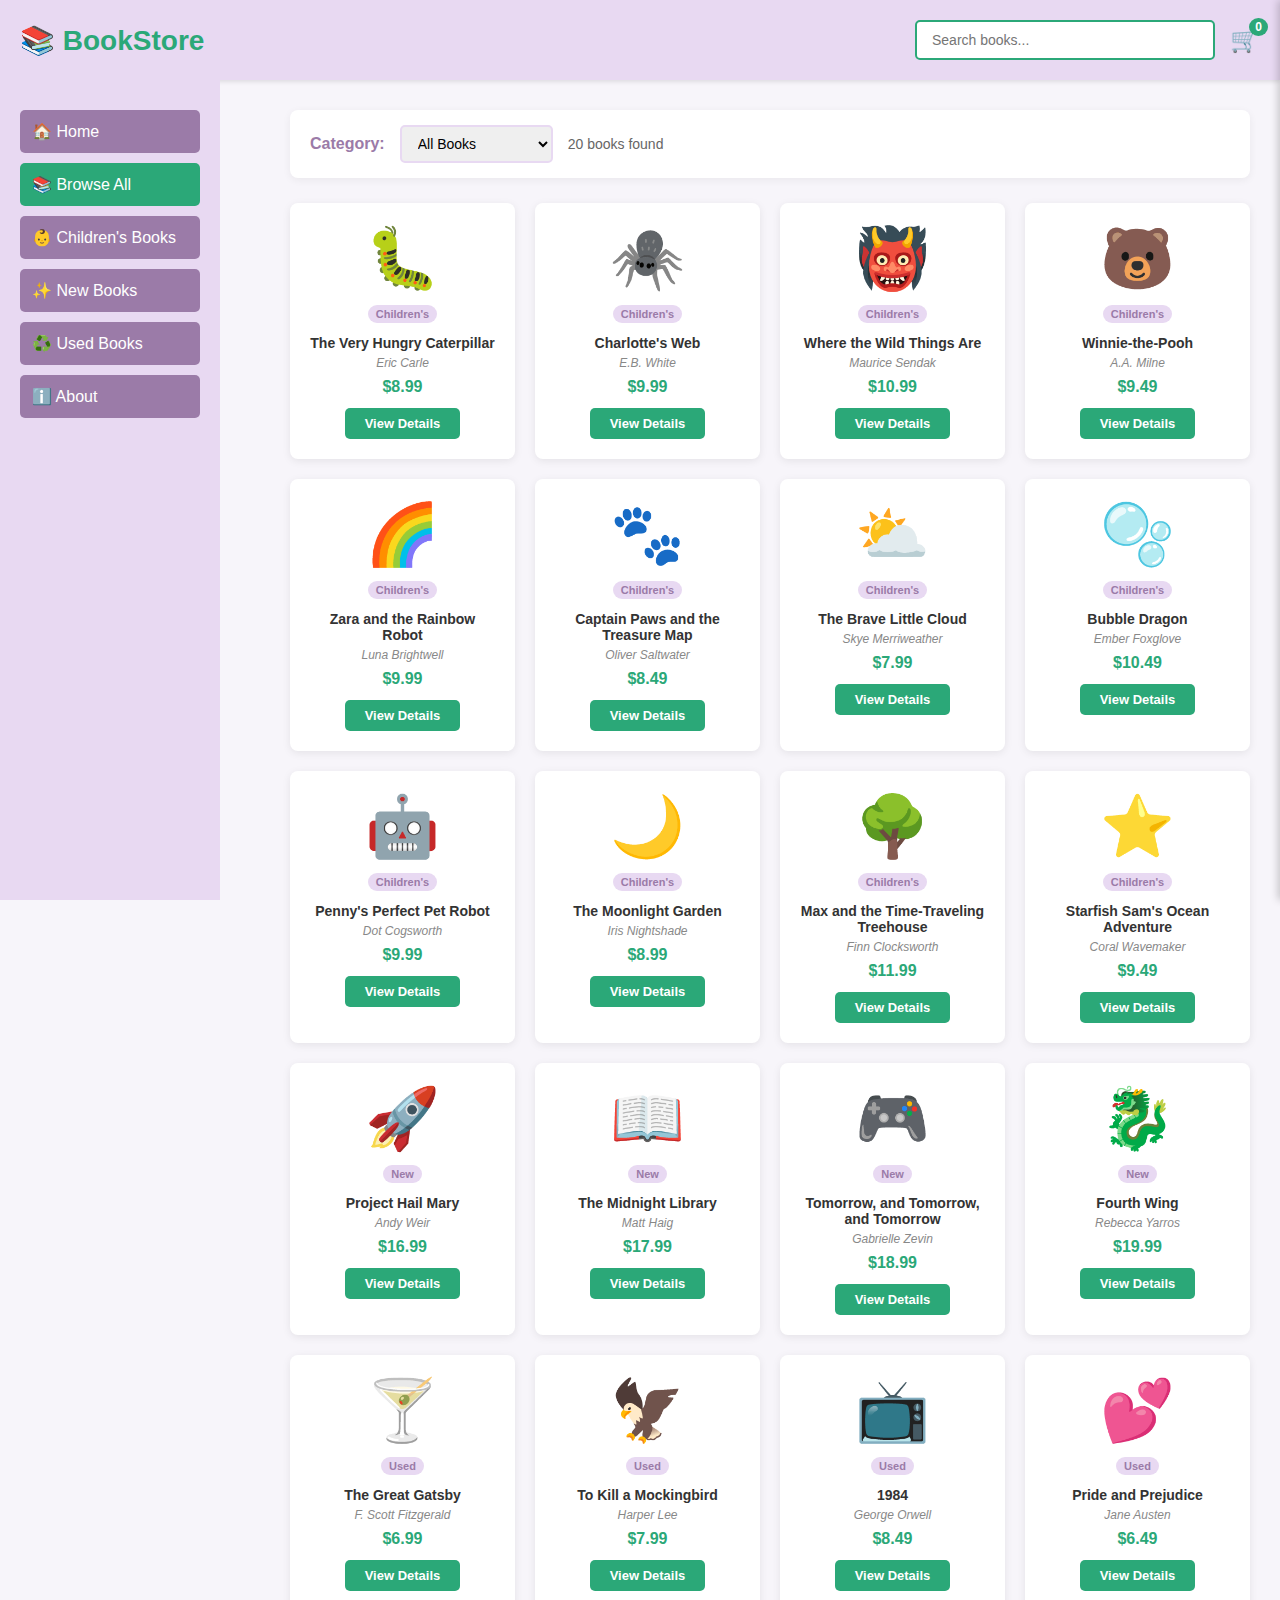
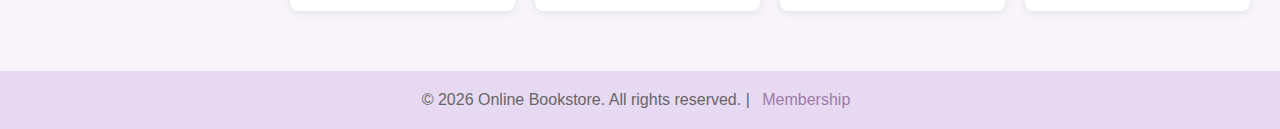
<file: search-results.html>
<!DOCTYPE html>
<html lang="en">
<head>
    <meta charset="UTF-8">
    <meta name="viewport" content="width=device-width, initial-scale=1.0">
    <title>Browse Books - Online Bookstore</title>
    <script>
window['_fs_host'] = 'fullstory.com';
window['_fs_script'] = 'edge.fullstory.com/s/fs.js';
window['_fs_org'] = 'o-23A8EH-na1';
window['_fs_namespace'] = 'FS';
!function(m,n,e,t,l,o,g,y){var s,f,a=function(h){
return!(h in m)||(m.console&&m.console.log&&m.console.log('FullStory namespace conflict. Please set window["_fs_namespace"].'),!1)}(e)
;function p(b){var h,d=[];function j(){h&&(d.forEach((function(b){var d;try{d=b[h[0]]&&b[h[0]](h[1])}catch(h){return void(b[3]&&b[3](h))}
d&&d.then?d.then(b[2],b[3]):b[2]&&b[2](d)})),d.length=0)}function r(b){return function(d){h||(h=[b,d],j())}}return b(r(0),r(1)),{
then:function(b,h){return p((function(r,i){d.push([b,h,r,i]),j()}))}}}a&&(g=m[e]=function(){var b=function(b,d,j,r){function i(i,c){
h(b,d,j,i,c,r)}r=r||2;var c,u=/Async$/;return u.test(b)?(b=b.replace(u,""),"function"==typeof Promise?new Promise(i):p(i)):h(b,d,j,c,c,r)}
;function h(h,d,j,r,i,c){return b._api?b._api(h,d,j,r,i,c):(b.q&&b.q.push([h,d,j,r,i,c]),null)}return b.q=[],b}(),y=function(b){function h(h){
"function"==typeof h[4]&&h[4](new Error(b))}var d=g.q;if(d){for(var j=0;j<d.length;j++)h(d[j]);d.length=0,d.push=h}},function(){
(o=n.createElement(t)).async=!0,o.crossOrigin="anonymous",o.src="https://"+l,o.onerror=function(){y("Error loading "+l)}
;var b=n.getElementsByTagName(t)[0];b&&b.parentNode?b.parentNode.insertBefore(o,b):n.head.appendChild(o)}(),function(){function b(){}
function h(b,h,d){g(b,h,d,1)}function d(b,d,j){h("setProperties",{type:b,properties:d},j)}function j(b,h){d("user",b,h)}function r(b,h,d){j({
uid:b},d),h&&j(h,d)}g.identify=r,g.setUserVars=j,g.identifyAccount=b,g.clearUserCookie=b,g.setVars=d,g.event=function(b,d,j){h("trackEvent",{
name:b,properties:d},j)},g.anonymize=function(){r(!1)},g.shutdown=function(){h("shutdown")},g.restart=function(){h("restart")},
g.log=function(b,d){h("log",{level:b,msg:d})},g.consent=function(b){h("setIdentity",{consent:!arguments.length||b})}}(),s="fetch",
f="XMLHttpRequest",g._w={},g._w[f]=m[f],g._w[s]=m[s],m[s]&&(m[s]=function(){return g._w[s].apply(this,arguments)}),g._v="2.0.0")
}(window,document,window._fs_namespace,"script",window._fs_script);
</script>
    <style>
        * { margin: 0; padding: 0; box-sizing: border-box; }
        body { font-family: 'Segoe UI', Tahoma, Geneva, Verdana, sans-serif; background-color: #F7F5FA; color: #333; }
        header { background-color: #E8D9F2; padding: 20px; display: flex; justify-content: space-between; align-items: center; box-shadow: 0 2px 4px rgba(0,0,0,0.1); }
        header h1 { color: #2BA878; font-size: 28px; cursor: pointer; }
        .header-right { display: flex; align-items: center; gap: 15px; }
        .search-bar { padding: 10px 15px; width: 300px; border: 2px solid #2BA878; border-radius: 5px; font-size: 14px; }
        .cart-icon { cursor: pointer; font-size: 24px; position: relative; }
        .cart-count { position: absolute; top: -8px; right: -8px; background-color: #2BA878; color: white; border-radius: 50%; padding: 2px 6px; font-size: 12px; font-weight: bold; }
        .sidebar { width: 220px; float: left; background-color: #E8D9F2; padding: 20px; min-height: calc(100vh - 80px); }
        .sidebar a { display: block; margin: 10px 0; padding: 12px; color: white; background-color: #9B7BA8; text-decoration: none; border-radius: 5px; transition: background-color 0.3s; }
        .sidebar a:hover, .sidebar a.active { background-color: #2BA878; }
        .content { margin-left: 260px; padding: 30px; }
        .filter-bar { display: flex; align-items: center; gap: 15px; margin-bottom: 25px; background: white; padding: 15px 20px; border-radius: 8px; box-shadow: 0 2px 8px rgba(0,0,0,0.06); }
        .filter-bar label { font-weight: 600; color: #9B7BA8; }
        .filter-bar select { padding: 8px 12px; border: 2px solid #E8D9F2; border-radius: 5px; font-size: 14px; cursor: pointer; }
        .filter-bar select:focus { outline: none; border-color: #2BA878; }
        .result-count { color: #666; font-size: 14px; }
        .books-grid { display: grid; grid-template-columns: repeat(auto-fill, minmax(210px, 1fr)); gap: 20px; }
        .book-card { background: white; border-radius: 8px; padding: 20px; text-align: center; box-shadow: 0 2px 8px rgba(0,0,0,0.08); cursor: pointer; transition: transform 0.2s, box-shadow 0.2s; }
        .book-card:hover { transform: translateY(-4px); box-shadow: 0 6px 16px rgba(0,0,0,0.15); }
        .book-emoji { font-size: 60px; margin-bottom: 10px; }
        .book-title { font-size: 14px; font-weight: 600; color: #333; margin-bottom: 5px; }
        .book-author { font-size: 12px; color: #888; margin-bottom: 8px; font-style: italic; }
        .book-price { font-size: 16px; color: #2BA878; font-weight: bold; margin-bottom: 12px; }
        .book-category { display: inline-block; font-size: 11px; padding: 3px 8px; border-radius: 10px; background-color: #E8D9F2; color: #9B7BA8; font-weight: 600; margin-bottom: 12px; }
        .view-btn { padding: 8px 20px; background-color: #2BA878; color: white; border: none; border-radius: 5px; font-size: 13px; font-weight: bold; cursor: pointer; transition: background-color 0.3s; }
        .view-btn:hover { background-color: #1e8a5f; }
        .cart-sidebar { position: fixed; top: 0; right: -400px; width: 400px; height: 100vh; background-color: white; box-shadow: -2px 0 8px rgba(0,0,0,0.2); transition: right 0.3s; z-index: 1000; display: flex; flex-direction: column; }
        .cart-sidebar.open { right: 0; }
        .cart-header { background-color: #2BA878; color: white; padding: 20px; display: flex; justify-content: space-between; align-items: center; }
        .cart-close { font-size: 24px; cursor: pointer; background: none; border: none; color: white; }
        .cart-items { flex: 1; overflow-y: auto; padding: 20px; }
        .cart-item { background-color: #F7F5FA; padding: 15px; margin-bottom: 15px; border-radius: 5px; border-left: 4px solid #2BA878; }
        .cart-item-title { font-weight: 600; margin-bottom: 5px; }
        .cart-item-price { color: #2BA878; font-weight: bold; }
        .cart-footer { border-top: 1px solid #E8D9F2; padding: 20px; }
        .cart-total { font-size: 18px; font-weight: bold; margin-bottom: 15px; }
        .checkout-btn { width: 100%; padding: 12px; background-color: #2BA878; color: white; border: none; border-radius: 5px; font-size: 16px; font-weight: bold; cursor: pointer; }
        .checkout-btn:hover { background-color: #1e8a5f; }
        .empty-cart { text-align: center; color: #999; padding: 40px 20px; }
        footer { clear: both; background-color: #E8D9F2; padding: 20px; text-align: center; color: #666; margin-top: 30px; }
        footer a { color: #9B7BA8; text-decoration: none; margin: 0 8px; }
        footer a:hover { color: #2BA878; }
    </style>
</head>
<body>
    <header>
        <h1 onclick="window.location.href='index.html'">📚 BookStore</h1>
        <div class="header-right">
            <input type="text" class="search-bar" placeholder="Search books..." id="searchInput" oninput="filterBooks()">
            <div class="cart-icon" onclick="toggleCart()">
                🛒 <span class="cart-count" id="cartCount">0</span>
            </div>
        </div>
    </header>

    <div class="sidebar" id="sidebar">
        <a href="index.html">🏠 Home</a>
        <a href="search-results.html" id="linkAll">📚 Browse All</a>
        <a href="search-results.html?category=children" id="linkChildren">👶 Children's Books</a>
        <a href="search-results.html?category=new" id="linkNew">✨ New Books</a>
        <a href="search-results.html?category=used" id="linkUsed">♻️ Used Books</a>
        <a href="about.html">ℹ️ About</a>
    </div>

    <div class="content">
        <div class="filter-bar">
            <label>Category:</label>
            <select id="categoryFilter" onchange="filterBooks()">
                <option value="all">All Books</option>
                <option value="children">Children's Books</option>
                <option value="new">New Books</option>
                <option value="used">Used Books</option>
            </select>
            <span class="result-count" id="resultCount"></span>
        </div>
        <div class="books-grid" id="booksGrid"></div>
    </div>

    <div class="cart-sidebar" id="cartSidebar">
        <div class="cart-header">
            <h3>Your Cart</h3>
            <button class="cart-close" onclick="toggleCart()">✕</button>
        </div>
        <div class="cart-items" id="cartItemsList"></div>
        <div class="cart-footer">
            <div class="cart-total">Total: $<span id="cartTotal">0.00</span></div>
            <button class="checkout-btn" onclick="proceedToCheckout()">Proceed to Checkout</button>
        </div>
    </div>

    <footer>
        <p>&copy; 2026 Online Bookstore. All rights reserved. | <a href="membership.html">Membership</a></p>
    </footer>

    <script>
        const books = {
            children: [
                { id: 1, title: "The Very Hungry Caterpillar", author: "Eric Carle", price: 8.99, emoji: "🐛", description: "A beloved children's picture book about the transformation of a caterpillar into a butterfly." },
                { id: 2, title: "Charlotte's Web", author: "E.B. White", price: 9.99, emoji: "🕷️", description: "A timeless story of friendship between a pig named Wilbur and a spider named Charlotte." },
                { id: 3, title: "Where the Wild Things Are", author: "Maurice Sendak", price: 10.99, emoji: "👹", description: "A classic tale of a young boy's imaginative adventure to an island of wild creatures." },
                { id: 4, title: "Winnie-the-Pooh", author: "A.A. Milne", price: 9.49, emoji: "🐻", description: "The heartwarming stories of Winnie the Pooh and his friends in the Hundred Acre Wood." },
                { id: 13, title: "Zara and the Rainbow Robot", author: "Luna Brightwell", price: 9.99, emoji: "🌈", description: "A girl named Zara teams up with her colorful robot friend to paint rainbows across a grey sky and bring joy back to their town." },
                { id: 14, title: "Captain Paws and the Treasure Map", author: "Oliver Saltwater", price: 8.49, emoji: "🐾", description: "A brave puppy captain sails the seven seas on a swashbuckling quest to find the legendary Bone Treasure." },
                { id: 15, title: "The Brave Little Cloud", author: "Skye Merriweather", price: 7.99, emoji: "⛅", description: "A timid little cloud overcomes her fears to bring a refreshing rainstorm to a thirsty meadow full of wilting flowers." },
                { id: 16, title: "Bubble Dragon", author: "Ember Foxglove", price: 10.49, emoji: "🫧", description: "Unlike every other dragon, Blaze breathes shimmering bubbles instead of fire — and discovers they might be more magical than any flame." },
                { id: 17, title: "Penny's Perfect Pet Robot", author: "Dot Cogsworth", price: 9.99, emoji: "🤖", description: "When Penny can't have a real pet, she builds the most imaginative robot companion the neighborhood has ever seen." },
                { id: 18, title: "The Moonlight Garden", author: "Iris Nightshade", price: 8.99, emoji: "🌙", description: "Every night, mysterious flowers bloom in Lily's backyard, and she follows a glowing fairy trail to discover their enchanting secret." },
                { id: 19, title: "Max and the Time-Traveling Treehouse", author: "Finn Clocksworth", price: 11.99, emoji: "🌳", description: "Max's backyard treehouse has a secret lever that whisks him to a different moment in history every afternoon after school." },
                { id: 20, title: "Starfish Sam's Ocean Adventure", author: "Coral Wavemaker", price: 9.49, emoji: "⭐", description: "Little starfish Sam explores the deepest, most colorful corners of the ocean on a quest to find where he truly belongs." }
            ],
            new: [
                { id: 5, title: "Project Hail Mary", author: "Andy Weir", price: 16.99, emoji: "🚀", description: "A thrilling science fiction novel about an astronaut on a desperate mission to save Earth." },
                { id: 6, title: "The Midnight Library", author: "Matt Haig", price: 17.99, emoji: "📖", description: "A magical story about a woman who discovers a library that allows her to explore alternate versions of her life." },
                { id: 7, title: "Tomorrow, and Tomorrow, and Tomorrow", author: "Gabrielle Zevin", price: 18.99, emoji: "🎮", description: "An epic novel about friendship, love, and the world of video game design." },
                { id: 8, title: "Fourth Wing", author: "Rebecca Yarros", price: 19.99, emoji: "🐉", description: "An action-packed fantasy novel about a young woman navigating a deadly war college." }
            ],
            used: [
                { id: 9, title: "The Great Gatsby", author: "F. Scott Fitzgerald", price: 6.99, emoji: "🍸", description: "A classic American novel set in the Jazz Age about wealth, love, and the American Dream." },
                { id: 10, title: "To Kill a Mockingbird", author: "Harper Lee", price: 7.99, emoji: "🦅", description: "A Pulitzer Prize-winning novel about racial injustice in the American South." },
                { id: 11, title: "1984", author: "George Orwell", price: 8.49, emoji: "📺", description: "A dystopian novel depicting a totalitarian society under constant surveillance." },
                { id: 12, title: "Pride and Prejudice", author: "Jane Austen", price: 6.49, emoji: "💕", description: "A romantic novel about Elizabeth Bennet and her journey to love and self-discovery." }
            ]
        };

        let cart = JSON.parse(localStorage.getItem('cartItems') || '[]');

        function getAllBooks() {
            return [
                ...books.children.map(b => ({...b, category: 'children'})),
                ...books.new.map(b => ({...b, category: 'new'})),
                ...books.used.map(b => ({...b, category: 'used'}))
            ];
        }

        function getCategoryLabel(cat) {
            return { children: "Children's", new: 'New', used: 'Used' }[cat] || cat;
        }

        function renderBooks(bookList) {
            const grid = document.getElementById('booksGrid');
            grid.innerHTML = '';
            bookList.forEach(book => {
                const card = document.createElement('div');
                card.className = 'book-card';
                card.innerHTML = `
                    <div class="book-emoji">${book.emoji}</div>
                    <div class="book-category">${getCategoryLabel(book.category)}</div>
                    <div class="book-title">${book.title}</div>
                    <div class="book-author">${book.author}</div>
                    <div class="book-price">$${book.price.toFixed(2)}</div>
                    <button class="view-btn" onclick="openBook(${book.id})">View Details</button>
                `;
                grid.appendChild(card);
            });
            document.getElementById('resultCount').textContent = `${bookList.length} book${bookList.length !== 1 ? 's' : ''} found`;
        }

        function filterBooks() {
            const category = document.getElementById('categoryFilter').value;
            const query = document.getElementById('searchInput').value.trim().toLowerCase();
            let bookList = getAllBooks();
            if (category !== 'all') bookList = bookList.filter(b => b.category === category);
            if (query) bookList = bookList.filter(b =>
                b.title.toLowerCase().includes(query) || b.author.toLowerCase().includes(query)
            );
            renderBooks(bookList);
        }

        function openBook(id) {
            localStorage.setItem('selectedBookId', id);
            window.location.href = 'product-detail.html';
        }

        function toggleCart() {
            document.getElementById('cartSidebar').classList.toggle('open');
        }

        function updateCartUI() {
            const count = document.getElementById('cartCount');
            const list = document.getElementById('cartItemsList');
            const total = document.getElementById('cartTotal');
            count.textContent = cart.length;
            list.innerHTML = '';
            if (cart.length === 0) {
                list.innerHTML = '<div class="empty-cart">Your cart is empty.</div>';
                total.textContent = '0.00';
                return;
            }
            let sum = 0;
            cart.forEach((item, i) => {
                sum += item.price;
                const div = document.createElement('div');
                div.className = 'cart-item';
                div.innerHTML = `
                    <div class="cart-item-title">${item.title}</div>
                    <div class="cart-item-price">$${item.price.toFixed(2)}</div>
                    <button onclick="removeFromCart(${i})" style="background:#E8D9F2;padding:5px 10px;border:none;border-radius:3px;cursor:pointer;margin-top:8px;">Remove</button>
                `;
                list.appendChild(div);
            });
            total.textContent = sum.toFixed(2);
        }

        function removeFromCart(index) {
            cart.splice(index, 1);
            localStorage.setItem('cartItems', JSON.stringify(cart));
            updateCartUI();
        }

        function proceedToCheckout() {
            if (cart.length === 0) { alert('Your cart is empty!'); return; }
            localStorage.setItem('cartItems', JSON.stringify(cart));
            window.location.href = 'checkout.html';
        }

        // Apply URL params on load
        (function init() {
            const params = new URLSearchParams(window.location.search);
            const cat = params.get('category') || localStorage.getItem('filterCategory') || 'all';
            const query = localStorage.getItem('searchQuery') || '';
            localStorage.removeItem('filterCategory');
            localStorage.removeItem('searchQuery');

            const filter = document.getElementById('categoryFilter');
            filter.value = cat !== 'all' && books[cat] ? cat : 'all';
            document.getElementById('searchInput').value = query;

            // Highlight active sidebar link
            if (cat !== 'all' && books[cat]) {
                const linkMap = { children: 'linkChildren', new: 'linkNew', used: 'linkUsed' };
                const link = document.getElementById(linkMap[cat]);
                if (link) link.classList.add('active');
            } else {
                document.getElementById('linkAll').classList.add('active');
            }

            filterBooks();
            updateCartUI();
        })();
    </script>
  <!-- Script start
<script>
(function (w, d, s) {
  var a = d.getElementsByTagName('head')[0];
  var r = d.createElement('script');
  r.async = 1;
  r.src = s;
  r.setAttribute('id', 'usetifulScript');
  r.dataset.orgId = "o-23A8EH-na1";
  r.dataset.apiHostname = "https://guides.fullstory.com";
  a.appendChild(r);
})(window, document, "https://guides.fullstory.com/dist/gs.js");
</script>
Script end -->
</body>
</html>
</file>
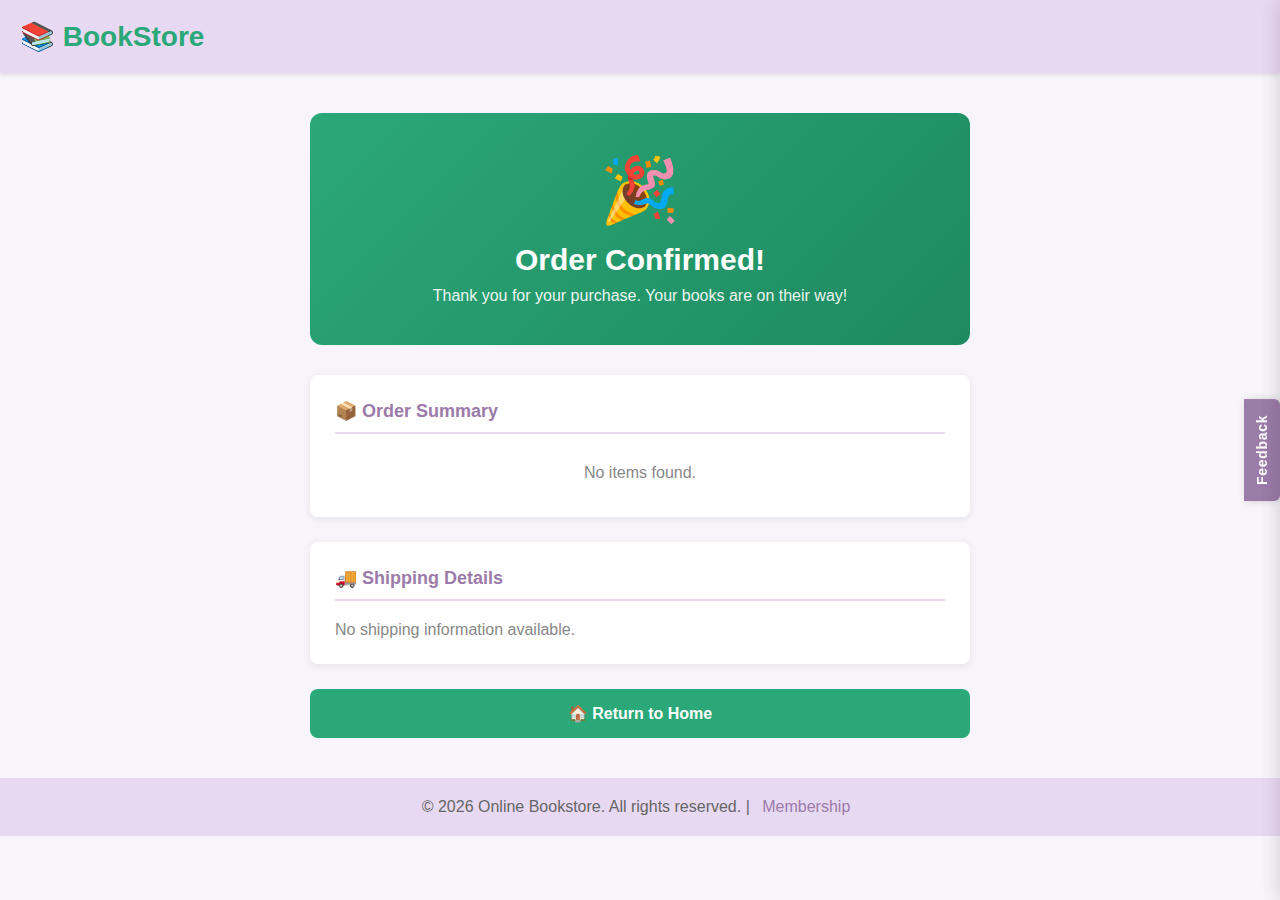
<file: success.html>
<!DOCTYPE html>
<html lang="en">
<head>
    <meta charset="UTF-8">
    <meta name="viewport" content="width=device-width, initial-scale=1.0">
    <title>Order Confirmed - Online Bookstore</title>
    <script>
window['_fs_host'] = 'fullstory.com';
window['_fs_script'] = 'edge.fullstory.com/s/fs.js';
window['_fs_org'] = 'o-23A8EH-na1';
window['_fs_namespace'] = 'FS';
!function(m,n,e,t,l,o,g,y){var s,f,a=function(h){
return!(h in m)||(m.console&&m.console.log&&m.console.log('FullStory namespace conflict. Please set window["_fs_namespace"].'),!1)}(e)
;function p(b){var h,d=[];function j(){h&&(d.forEach((function(b){var d;try{d=b[h[0]]&&b[h[0]](h[1])}catch(h){return void(b[3]&&b[3](h))}
d&&d.then?d.then(b[2],b[3]):b[2]&&b[2](d)})),d.length=0)}function r(b){return function(d){h||(h=[b,d],j())}}return b(r(0),r(1)),{
then:function(b,h){return p((function(r,i){d.push([b,h,r,i]),j()}))}}}a&&(g=m[e]=function(){var b=function(b,d,j,r){function i(i,c){
h(b,d,j,i,c,r)}r=r||2;var c,u=/Async$/;return u.test(b)?(b=b.replace(u,""),"function"==typeof Promise?new Promise(i):p(i)):h(b,d,j,c,c,r)}
;function h(h,d,j,r,i,c){return b._api?b._api(h,d,j,r,i,c):(b.q&&b.q.push([h,d,j,r,i,c]),null)}return b.q=[],b}(),y=function(b){function h(h){
"function"==typeof h[4]&&h[4](new Error(b))}var d=g.q;if(d){for(var j=0;j<d.length;j++)h(d[j]);d.length=0,d.push=h}},function(){
(o=n.createElement(t)).async=!0,o.crossOrigin="anonymous",o.src="https://"+l,o.onerror=function(){y("Error loading "+l)}
;var b=n.getElementsByTagName(t)[0];b&&b.parentNode?b.parentNode.insertBefore(o,b):n.head.appendChild(o)}(),function(){function b(){}
function h(b,h,d){g(b,h,d,1)}function d(b,d,j){h("setProperties",{type:b,properties:d},j)}function j(b,h){d("user",b,h)}function r(b,h,d){j({
uid:b},d),h&&j(h,d)}g.identify=r,g.setUserVars=j,g.identifyAccount=b,g.clearUserCookie=b,g.setVars=d,g.event=function(b,d,j){h("trackEvent",{
name:b,properties:d},j)},g.anonymize=function(){r(!1)},g.shutdown=function(){h("shutdown")},g.restart=function(){h("restart")},
g.log=function(b,d){h("log",{level:b,msg:d})},g.consent=function(b){h("setIdentity",{consent:!arguments.length||b})}}(),s="fetch",
f="XMLHttpRequest",g._w={},g._w[f]=m[f],g._w[s]=m[s],m[s]&&(m[s]=function(){return g._w[s].apply(this,arguments)}),g._v="2.0.0")
}(window,document,window._fs_namespace,"script",window._fs_script);
</script>
    <style>
        * { margin: 0; padding: 0; box-sizing: border-box; }
        body { font-family: 'Segoe UI', Tahoma, Geneva, Verdana, sans-serif; background-color: #F7F5FA; color: #333; }
        header { background-color: #E8D9F2; padding: 20px; display: flex; justify-content: space-between; align-items: center; box-shadow: 0 2px 4px rgba(0,0,0,0.1); }
        header h1 { color: #2BA878; font-size: 28px; cursor: pointer; }
        .content { max-width: 700px; margin: 40px auto; padding: 0 20px; }
        .success-banner { background: linear-gradient(135deg, #2BA878, #1e8a5f); color: white; border-radius: 12px; padding: 40px; text-align: center; margin-bottom: 30px; }
        .success-icon { font-size: 64px; margin-bottom: 15px; }
        .success-banner h2 { font-size: 30px; margin-bottom: 10px; }
        .success-banner p { font-size: 16px; opacity: 0.9; }
        .card { background: white; border-radius: 8px; padding: 25px; box-shadow: 0 2px 8px rgba(0,0,0,0.08); margin-bottom: 25px; }
        .card h3 { color: #9B7BA8; font-size: 18px; margin-bottom: 20px; padding-bottom: 10px; border-bottom: 2px solid #E8D9F2; }
        .order-item { display: flex; justify-content: space-between; align-items: center; padding: 12px 0; border-bottom: 1px solid #F7F5FA; }
        .order-item:last-child { border-bottom: none; }
        .order-item-info { flex: 1; }
        .order-item-title { font-size: 15px; font-weight: 600; }
        .order-item-author { font-size: 13px; color: #888; }
        .order-item-price { font-size: 15px; color: #2BA878; font-weight: bold; }
        .total-row { display: flex; justify-content: space-between; font-size: 18px; font-weight: bold; margin-top: 15px; padding-top: 15px; border-top: 2px solid #E8D9F2; }
        .total-row span:last-child { color: #2BA878; }
        .shipping-grid { display: grid; grid-template-columns: 1fr 1fr; gap: 15px; }
        .shipping-field label { font-size: 12px; font-weight: 600; color: #9B7BA8; text-transform: uppercase; letter-spacing: 0.5px; display: block; margin-bottom: 4px; }
        .shipping-field span { font-size: 15px; color: #333; }
        .btn-home { display: block; width: 100%; padding: 15px; background-color: #2BA878; color: white; border: none; border-radius: 8px; font-size: 16px; font-weight: bold; cursor: pointer; text-align: center; text-decoration: none; transition: background-color 0.3s; }
        .btn-home:hover { background-color: #1e8a5f; }
        footer { background-color: #E8D9F2; padding: 20px; text-align: center; color: #666; margin-top: 40px; }
        footer a { color: #9B7BA8; text-decoration: none; margin: 0 8px; }
        footer a:hover { color: #2BA878; }
    </style>
</head>
<body>
    <header>
        <h1 onclick="window.location.href='index.html'">📚 BookStore</h1>
    </header>

    <div class="content">
        <div class="success-banner">
            <div class="success-icon">🎉</div>
            <h2>Order Confirmed!</h2>
            <p>Thank you for your purchase. Your books are on their way!</p>
        </div>

        <div class="card" id="orderSummaryCard">
            <h3>📦 Order Summary</h3>
            <div id="orderItems"></div>
        </div>

        <div class="card" id="shippingCard">
            <h3>🚚 Shipping Details</h3>
            <div class="shipping-grid" id="shippingDetails"></div>
        </div>

        <button class="btn-home" onclick="returnHome()">🏠 Return to Home</button>
    </div>

    <footer>
        <p>&copy; 2026 Online Bookstore. All rights reserved. | <a href="membership.html">Membership</a></p>
    </footer>

    <script>
        function renderOrderSummary() {
            const cart = JSON.parse(localStorage.getItem('cartItems') || '[]');
            const container = document.getElementById('orderItems');

            if (cart.length === 0) {
                container.innerHTML = '<p style="color:#888;text-align:center;padding:10px">No items found.</p>';
                document.querySelector('.total-row') && document.querySelector('.total-row').remove();
                return;
            }

            let total = 0;
            cart.forEach(item => {
                total += item.price;
                const div = document.createElement('div');
                div.className = 'order-item';
                div.innerHTML = `
                    <div class="order-item-info">
                        <div class="order-item-title">${item.emoji ? item.emoji + ' ' : ''}${item.title}</div>
                        <div class="order-item-author">${item.author}</div>
                    </div>
                    <div class="order-item-price">$${item.price.toFixed(2)}</div>
                `;
                container.appendChild(div);
            });

            const totalRow = document.createElement('div');
            totalRow.className = 'total-row';
            totalRow.innerHTML = `<span>Total Paid</span><span>$${total.toFixed(2)}</span>`;
            container.appendChild(totalRow);
        }

        function renderShippingDetails() {
            const data = JSON.parse(localStorage.getItem('checkoutData') || '{}');
            const container = document.getElementById('shippingDetails');

            if (!data || !data.name) {
                container.innerHTML = '<p style="color:#888">No shipping information available.</p>';
                return;
            }

            const fields = [
                { label: 'Name', value: data.name },
                { label: 'Email', value: data.email },
                { label: 'Phone', value: data.phone || '—' },
                { label: 'Street', value: data.street },
                { label: 'City', value: data.city },
                { label: 'State', value: data.state },
                { label: 'ZIP', value: data.zip },
                { label: 'Country', value: data.country }
            ];

            fields.forEach(f => {
                const div = document.createElement('div');
                div.className = 'shipping-field';
                div.innerHTML = `<label>${f.label}</label><span>${f.value}</span>`;
                container.appendChild(div);
            });
        }

        function returnHome() {
            localStorage.removeItem('cartItems');
            localStorage.removeItem('checkoutData');
            localStorage.removeItem('selectedBookId');
            window.location.href = 'index.html';
        }

        renderOrderSummary();
        renderShippingDetails();
    </script>
<!-- Script start -->
  <script>
  (function (w, d, s) {
      var a = d.getElementsByTagName('head')[0];
      var r = d.createElement('script');
      r.async = 1;
      r.src = s;
      r.setAttribute('id', 'usetifulScript');
      r.dataset.orgId = "o-23A8EH-na1";  // This is your organization ID.
      
      r.dataset.apiHostname = "https://guides.fullstory.com";
      a.appendChild(r);
    })(window, document, "https://guides.fullstory.com/dist/gs.js");</script>
<!-- Script end -->
<!-- Feedback Tab -->
<link rel="stylesheet" href="feedback.css">
<button class="feedback-tab" id="feedbackTab" aria-label="Open feedback form">Feedback</button>
<div class="feedback-drawer" id="feedbackDrawer" aria-label="Feedback">
    <button class="feedback-close-btn" id="feedbackCloseBtn" aria-label="Close feedback">&#x2715;</button>
</div>
<script src="feedback.js"></script>
</body>
</html>
</file>
<file: feedback.css>
/* Feedback Tab */
.feedback-tab {
    position: fixed;
    right: 0;
    top: 50%;
    transform: translateY(-50%) rotate(180deg);
    z-index: 900;
    background-color: #9B7BA8;
    color: white;
    writing-mode: vertical-rl;
    text-orientation: mixed;
    padding: 16px 10px;
    font-size: 14px;
    font-weight: 600;
    letter-spacing: 0.05em;
    cursor: pointer;
    border-radius: 6px 0 0 6px;
    border: none;
    box-shadow: -2px 0 8px rgba(0, 0, 0, 0.15);
    transition: background-color 0.2s;
    font-family: 'Segoe UI', Tahoma, Geneva, Verdana, sans-serif;
}

.feedback-tab:hover {
    background-color: #2BA878;
}

/* Feedback Drawer */
.feedback-drawer {
    position: fixed;
    top: 0;
    right: -320px;
    width: 320px;
    height: 100vh;
    background: white;
    box-shadow: -4px 0 16px rgba(0, 0, 0, 0.12);
    z-index: 1000;
    transition: right 0.3s ease;
}

.feedback-drawer.open {
    right: 0;
}

.feedback-close-btn {
    position: absolute;
    top: 14px;
    right: 16px;
    background: none;
    border: none;
    font-size: 20px;
    color: #aaa;
    cursor: pointer;
    line-height: 1;
}

.feedback-close-btn:hover {
    color: #555;
}
</file>
